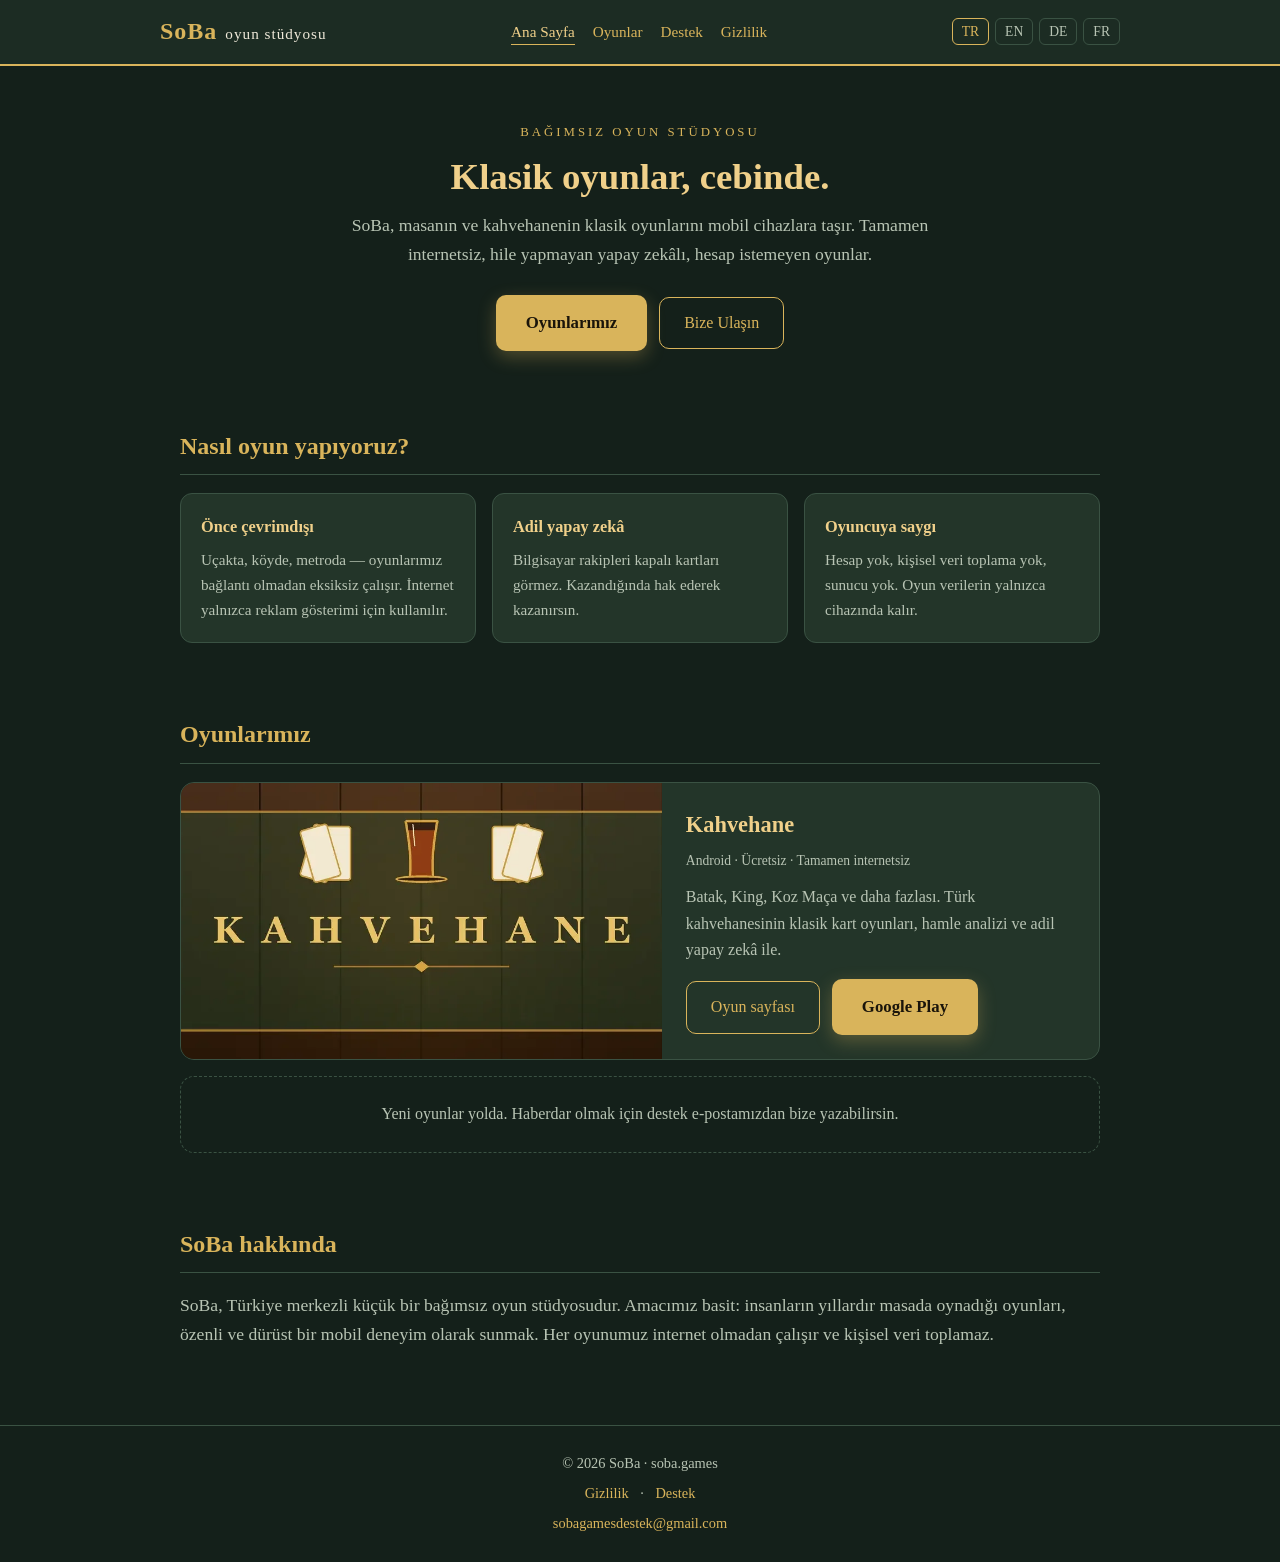
<file: index.html>
<!DOCTYPE html>
<html lang="tr">
<head>
<meta charset="utf-8">
<meta name="viewport" content="width=device-width, initial-scale=1">
<title>SoBa — Oyun Stüdyosu</title>
<meta name="description" content="SoBa, klasik masa ve kart oyunlarını mobil cihazlara taşıyan bağımsız bir oyun stüdyosudur. İnternetsiz oynanan, adil yapay zekâlı oyunlar.">
<meta name="robots" content="index, follow">
<meta name="theme-color" content="#1c2c23">
<link rel="canonical" href="https://soba.games/">
<link rel="alternate" hreflang="tr" href="https://soba.games/">
<link rel="alternate" hreflang="en" href="https://soba.games/?lang=en">
<link rel="alternate" hreflang="de" href="https://soba.games/?lang=de">
<link rel="alternate" hreflang="fr" href="https://soba.games/?lang=fr">
<link rel="alternate" hreflang="x-default" href="https://soba.games/">
<meta property="og:type" content="website">
<meta property="og:site_name" content="SoBa">
<meta property="og:url" content="https://soba.games/">
<meta property="og:title" content="SoBa — Oyun Stüdyosu">
<meta property="og:description" content="Klasik masa ve kart oyunlarını mobil cihazlara taşıyan bağımsız oyun stüdyosu.">
<meta property="og:image" content="https://soba.games/assets/img/soba-og.png">
<meta property="og:image:width" content="1200">
<meta property="og:image:height" content="630">
<meta property="og:locale" content="tr_TR">
<meta name="twitter:card" content="summary_large_image">
<meta name="twitter:title" content="SoBa — Oyun Stüdyosu">
<meta name="twitter:description" content="Klasik masa ve kart oyunlarını mobil cihazlara taşıyan bağımsız oyun stüdyosu.">
<meta name="twitter:image" content="https://soba.games/assets/img/soba-og.png">
<link rel="icon" href="/assets/img/favicon.svg" type="image/svg+xml">
<link rel="stylesheet" href="/assets/css/site.css">
<script type="application/ld+json">
{"@context":"https://schema.org","@type":"Organization","name":"SoBa","url":"https://soba.games/","logo":"https://soba.games/assets/img/soba-og.png","email":"sobagamesdestek@gmail.com"}
</script>
</head>
<body>
<header class="site"><div class="wrap nav">
  <a class="logo" href="/" data-keep-lang="/">SoBa<span data-i18n="tag"></span></a>
  <nav class="links">
    <a href="/" data-keep-lang="/" aria-current="page" data-i18n="nav_home"></a>
    <a href="/#games" data-keep-lang="/#games" data-i18n="nav_games"></a>
    <a href="/support.html" data-keep-lang="/support.html" data-i18n="nav_support"></a>
    <a href="/privacy.html" data-i18n="nav_privacy"></a>
  </nav>
  <nav class="langs" aria-label="Language">
    <a href="/" data-lang="tr" hreflang="tr">TR</a><a href="/?lang=en" data-lang="en" hreflang="en">EN</a>
    <a href="/?lang=de" data-lang="de" hreflang="de">DE</a><a href="/?lang=fr" data-lang="fr" hreflang="fr">FR</a>
  </nav>
</div></header>

<main class="wrap">
  <div class="hero">
    <p class="eyebrow" data-i18n="eyebrow"></p>
    <h1 data-i18n="h1"></h1>
    <p class="sub" data-i18n="sub"></p>
    <div class="actions">
      <a class="play-btn" href="#games" data-i18n="cta_games"></a>
      <a class="btn-ghost" href="/support.html" data-keep-lang="/support.html" data-i18n="cta_contact"></a>
    </div>
  </div>

  <section id="values">
    <h2 data-i18n="v_title"></h2>
    <div class="grid">
      <div class="card"><b data-i18n="v1t"></b><p data-i18n="v1d"></p></div>
      <div class="card"><b data-i18n="v2t"></b><p data-i18n="v2d"></p></div>
      <div class="card"><b data-i18n="v3t"></b><p data-i18n="v3d"></p></div>
    </div>
  </section>

  <section id="games">
    <h2 data-i18n="g_title"></h2>

    <!-- OYUN KARTI — yeni oyun için bu bloğu kopyala (bkz. README.md) -->
    <article class="game-card">
      <a href="/kahvehane/" data-keep-lang="/kahvehane/"><img src="/assets/img/kahvehane/hero.webp" width="1024" height="500" alt="Kahvehane" data-i18n-attr="alt:kh_alt"></a>
      <div class="body">
        <h3>Kahvehane</h3>
        <div class="platform" data-i18n="kh_platform"></div>
        <p data-i18n="kh_desc"></p>
        <div class="actions">
          <a class="btn-ghost" href="/kahvehane/" data-keep-lang="/kahvehane/" data-i18n="kh_more"></a>
          <a class="play-btn" href="https://play.google.com/store/apps/details?id=com.kahvehane.oyunlari" rel="noopener" data-i18n="kh_play"></a>
        </div>
      </div>
    </article>
    <!-- /OYUN KARTI -->

    <div class="coming" data-i18n="coming"></div>
  </section>

  <section id="about">
    <h2 data-i18n="a_title"></h2>
    <p class="sub" style="margin:0;max-width:none;text-align:left" data-i18n="a_body"></p>
  </section>
</main>

<footer><div class="wrap">
  <div data-i18n="foot_rights"></div>
  <div style="margin-top:6px"><a href="/privacy.html" data-i18n="nav_privacy"></a> · <a href="/support.html" data-keep-lang="/support.html" data-i18n="nav_support"></a></div>
  <a class="mail" href="mailto:sobagamesdestek@gmail.com">sobagamesdestek@gmail.com</a>
</div></footer>

<script>
window.PAGE_I18N={
tr:{meta_title:"SoBa — Oyun Stüdyosu",
    meta_desc:"SoBa, klasik masa ve kart oyunlarını mobil cihazlara taşıyan bağımsız bir oyun stüdyosudur. İnternetsiz oynanan, adil yapay zekâlı oyunlar.",
    eyebrow:"Bağımsız oyun stüdyosu",
    h1:"Klasik oyunlar, cebinde.",
    sub:"SoBa, masanın ve kahvehanenin klasik oyunlarını mobil cihazlara taşır. Tamamen internetsiz, hile yapmayan yapay zekâlı, hesap istemeyen oyunlar.",
    cta_games:"Oyunlarımız",cta_contact:"Bize Ulaşın",
    v_title:"Nasıl oyun yapıyoruz?",
    v1t:"Önce çevrimdışı",v1d:"Uçakta, köyde, metroda — oyunlarımız bağlantı olmadan eksiksiz çalışır. İnternet yalnızca reklam gösterimi için kullanılır.",
    v2t:"Adil yapay zekâ",v2d:"Bilgisayar rakipleri kapalı kartları görmez. Kazandığında hak ederek kazanırsın.",
    v3t:"Oyuncuya saygı",v3d:"Hesap yok, kişisel veri toplama yok, sunucu yok. Oyun verilerin yalnızca cihazında kalır.",
    g_title:"Oyunlarımız",
    kh_alt:"Kahvehane — Türk kahvehane kart oyunları",
    kh_platform:"Android · Ücretsiz · Tamamen internetsiz",
    kh_desc:"Batak, King, Koz Maça ve daha fazlası. Türk kahvehanesinin klasik kart oyunları, hamle analizi ve adil yapay zekâ ile.",
    kh_more:"Oyun sayfası",kh_play:"Google Play",
    coming:"Yeni oyunlar yolda. Haberdar olmak için destek e-postamızdan bize yazabilirsin.",
    a_title:"SoBa hakkında",
    a_body:"SoBa, Türkiye merkezli küçük bir bağımsız oyun stüdyosudur. Amacımız basit: insanların yıllardır masada oynadığı oyunları, özenli ve dürüst bir mobil deneyim olarak sunmak. Her oyunumuz internet olmadan çalışır ve kişisel veri toplamaz."},
en:{meta_title:"SoBa — Game Studio",
    meta_desc:"SoBa is an independent game studio bringing classic table and card games to mobile. Fully offline play with fair AI opponents.",
    eyebrow:"Independent game studio",
    h1:"Classic games, in your pocket.",
    sub:"SoBa brings the classic games of the table and the coffeehouse to mobile. Fully offline, with AI that never cheats and no account required.",
    cta_games:"Our Games",cta_contact:"Contact Us",
    v_title:"How we make games",
    v1t:"Offline first",v1d:"On a plane, in the countryside, underground — our games work completely without a connection. Internet is used only to show ads.",
    v2t:"Fair AI",v2d:"Computer opponents never see hidden cards. When you win, you earned it.",
    v3t:"Respect for the player",v3d:"No accounts, no personal data collection, no servers. Your game data stays on your device.",
    g_title:"Our Games",
    kh_alt:"Kahvehane — Turkish coffeehouse card games",
    kh_platform:"Android · Free · Fully offline",
    kh_desc:"Batak (Spades), King and more. The classic card games of the Turkish coffeehouse, with move analysis and fair AI.",
    kh_more:"Game page",kh_play:"Google Play",
    coming:"More games are on the way. Write to our support email if you'd like to hear about them.",
    a_title:"About SoBa",
    a_body:"SoBa is a small independent game studio based in Turkey. Our goal is simple: to turn the games people have played at the table for years into a careful, honest mobile experience. Every game we make works without internet and collects no personal data."},
de:{meta_title:"SoBa — Spielestudio",
    meta_desc:"SoBa ist ein unabhängiges Spielestudio, das klassische Tisch- und Kartenspiele auf Mobilgeräte bringt. Komplett offline, mit fairer KI.",
    eyebrow:"Unabhängiges Spielestudio",
    h1:"Klassische Spiele, in deiner Tasche.",
    sub:"SoBa bringt die klassischen Spiele von Tisch und Kaffeehaus aufs Handy. Komplett offline, mit einer KI, die nie schummelt, und ohne Konto.",
    cta_games:"Unsere Spiele",cta_contact:"Kontakt",
    v_title:"Wie wir Spiele machen",
    v1t:"Offline zuerst",v1d:"Im Flugzeug, auf dem Land, in der U-Bahn — unsere Spiele laufen vollständig ohne Verbindung. Internet wird nur für Werbung genutzt.",
    v2t:"Faire KI",v2d:"Computergegner sehen verdeckte Karten nie. Wenn du gewinnst, hast du es verdient.",
    v3t:"Respekt vor dem Spieler",v3d:"Keine Konten, keine Erhebung persönlicher Daten, keine Server. Deine Spieldaten bleiben auf deinem Gerät.",
    g_title:"Unsere Spiele",
    kh_alt:"Kahvehane — türkische Kaffeehaus-Kartenspiele",
    kh_platform:"Android · Kostenlos · Komplett offline",
    kh_desc:"Batak, King und mehr. Die klassischen Kartenspiele des türkischen Kaffeehauses, mit Zuganalyse und fairer KI.",
    kh_more:"Zur Spielseite",kh_play:"Google Play",
    coming:"Weitere Spiele sind unterwegs. Schreib an unsere Support-Adresse, wenn du informiert werden möchtest.",
    a_title:"Über SoBa",
    a_body:"SoBa ist ein kleines unabhängiges Spielestudio aus der Türkei. Unser Ziel ist einfach: die Spiele, die Menschen seit Jahren am Tisch spielen, als sorgfältiges und ehrliches mobiles Erlebnis anzubieten. Jedes unserer Spiele funktioniert ohne Internet und sammelt keine persönlichen Daten."},
fr:{meta_title:"SoBa — Studio de jeux",
    meta_desc:"SoBa est un studio de jeux indépendant qui porte les jeux de table et de cartes classiques sur mobile. Entièrement hors ligne, avec une IA équitable.",
    eyebrow:"Studio de jeux indépendant",
    h1:"Les jeux classiques, dans votre poche.",
    sub:"SoBa porte les jeux classiques de la table et du café sur mobile. Entièrement hors ligne, avec une IA qui ne triche jamais et sans compte.",
    cta_games:"Nos jeux",cta_contact:"Nous contacter",
    v_title:"Comment nous créons nos jeux",
    v1t:"Hors ligne d'abord",v1d:"En avion, à la campagne, dans le métro — nos jeux fonctionnent entièrement sans connexion. Internet ne sert qu'à afficher la publicité.",
    v2t:"IA équitable",v2d:"Les adversaires contrôlés par l'ordinateur ne voient jamais les cartes cachées. Quand vous gagnez, vous l'avez mérité.",
    v3t:"Respect du joueur",v3d:"Pas de compte, aucune collecte de données personnelles, pas de serveur. Vos données de jeu restent sur votre appareil.",
    g_title:"Nos jeux",
    kh_alt:"Kahvehane — jeux de cartes du café turc",
    kh_platform:"Android · Gratuit · Entièrement hors ligne",
    kh_desc:"Batak, King et plus encore. Les jeux de cartes classiques du café turc, avec analyse des coups et IA équitable.",
    kh_more:"Page du jeu",kh_play:"Google Play",
    coming:"D'autres jeux arrivent. Écrivez à notre adresse d'assistance si vous souhaitez être tenu au courant.",
    a_title:"À propos de SoBa",
    a_body:"SoBa est un petit studio de jeux indépendant basé en Turquie. Notre objectif est simple : transformer les jeux que l'on joue à table depuis des années en une expérience mobile soignée et honnête. Chacun de nos jeux fonctionne sans internet et ne collecte aucune donnée personnelle."}
};
</script>
<script src="/assets/js/i18n.js"></script>
</body>
</html>
</file>
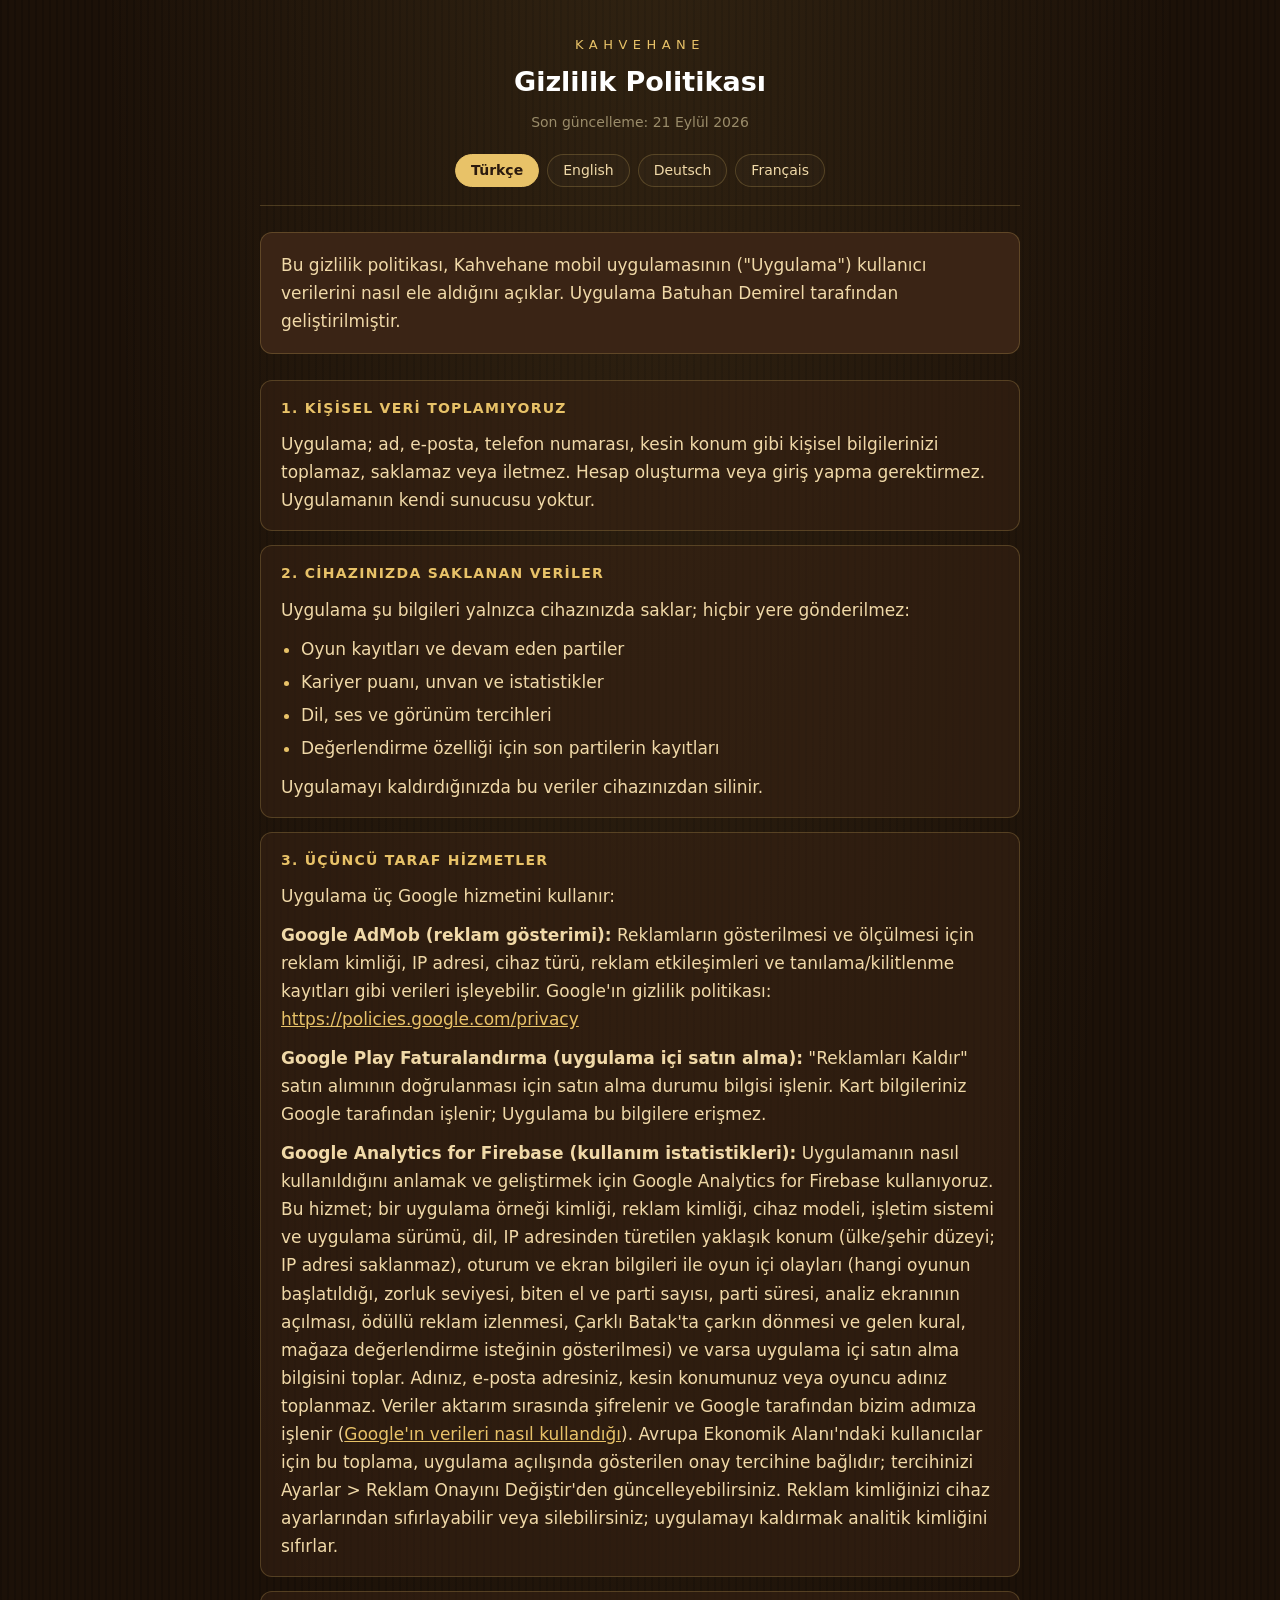
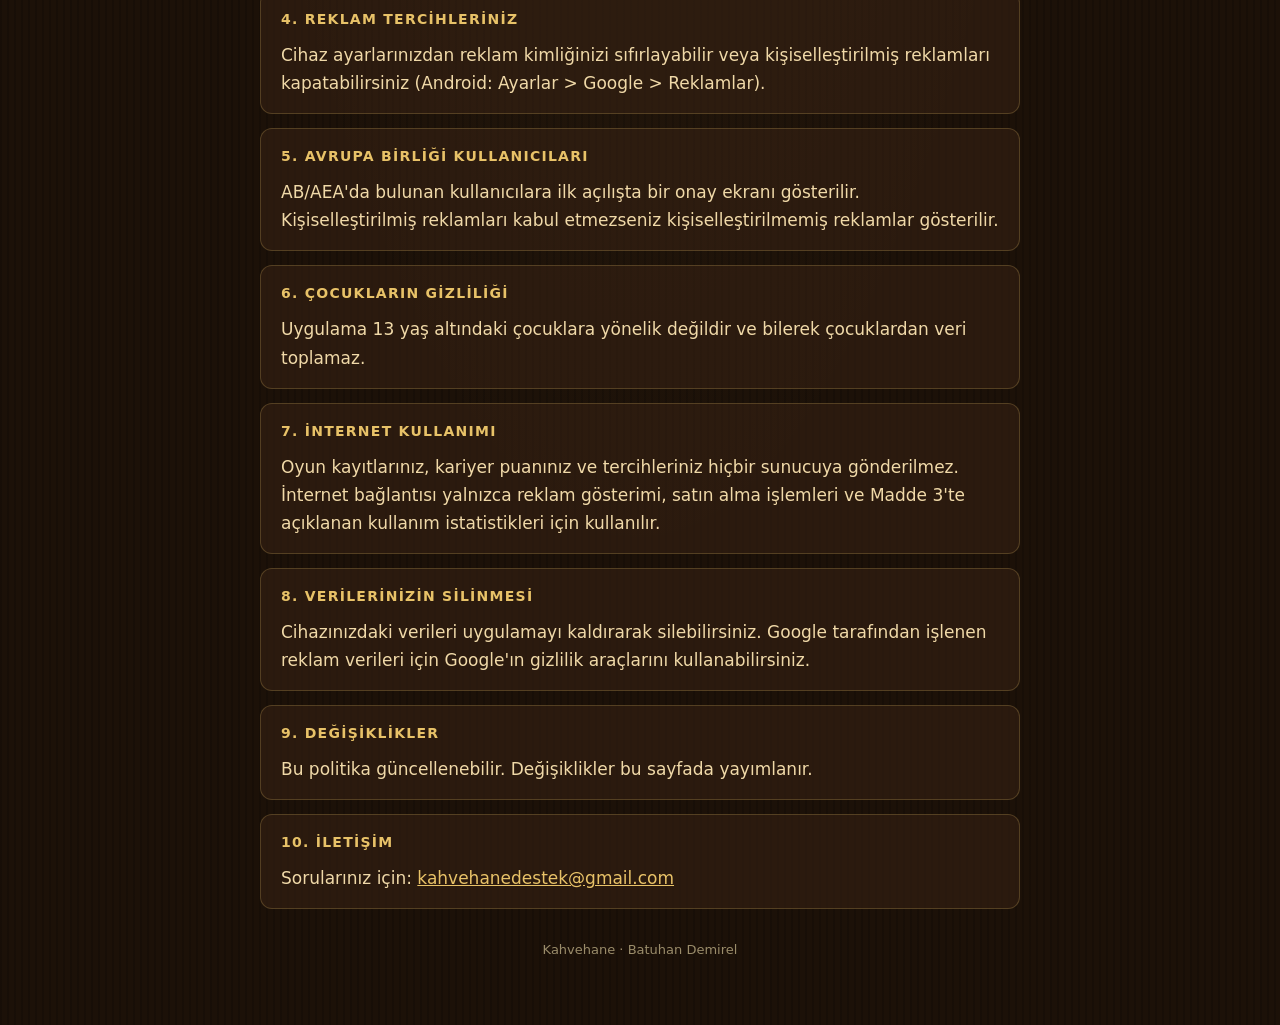
<file: gizlilik/index.html>
<!DOCTYPE html>
<html lang="tr">
<head>
<meta charset="utf-8">
<meta name="viewport" content="width=device-width, initial-scale=1">
<meta name="robots" content="index, follow">
<title>Kahvehane — Gizlilik Politikası</title>
<meta name="description" content="Gizlilik Politikası — Kahvehane">
<link rel="stylesheet" href="style.css">
</head>
<body>
<div class="wrap">
<header>
<p class="brand">Kahvehane</p>
<h1>Gizlilik Politikası</h1>
<p class="updated">Son güncelleme: 21 Eylül 2026</p>
<nav>
<a href="./" hreflang="tr" aria-current="page">Türkçe</a>
<a href="en/" hreflang="en">English</a>
<a href="de/" hreflang="de">Deutsch</a>
<a href="fr/" hreflang="fr">Français</a>
</nav>
</header>
<main>
<div class="intro"><p>Bu gizlilik politikası, Kahvehane mobil uygulamasının ("Uygulama") kullanıcı verilerini nasıl ele aldığını açıklar. Uygulama Batuhan Demirel tarafından geliştirilmiştir.</p></div>
<section>
<h2>1. KİŞİSEL VERİ TOPLAMIYORUZ</h2>
<p>Uygulama; ad, e-posta, telefon numarası, kesin konum gibi kişisel bilgilerinizi toplamaz, saklamaz veya iletmez. Hesap oluşturma veya giriş yapma gerektirmez. Uygulamanın kendi sunucusu yoktur.</p>
</section>
<section>
<h2>2. CİHAZINIZDA SAKLANAN VERİLER</h2>
<p>Uygulama şu bilgileri yalnızca cihazınızda saklar; hiçbir yere gönderilmez:</p>
<ul>
<li>Oyun kayıtları ve devam eden partiler</li>
<li>Kariyer puanı, unvan ve istatistikler</li>
<li>Dil, ses ve görünüm tercihleri</li>
<li>Değerlendirme özelliği için son partilerin kayıtları</li>
</ul>
<p>Uygulamayı kaldırdığınızda bu veriler cihazınızdan silinir.</p>
</section>
<section>
<h2>3. ÜÇÜNCÜ TARAF HİZMETLER</h2>
<p>Uygulama üç Google hizmetini kullanır:</p>
<p><strong>Google AdMob (reklam gösterimi):</strong> Reklamların gösterilmesi ve ölçülmesi için reklam kimliği, IP adresi, cihaz türü, reklam etkileşimleri ve tanılama/kilitlenme kayıtları gibi verileri işleyebilir. Google'ın gizlilik politikası: <a href="https://policies.google.com/privacy">https://policies.google.com/privacy</a></p>
<p><strong>Google Play Faturalandırma (uygulama içi satın alma):</strong> "Reklamları Kaldır" satın alımının doğrulanması için satın alma durumu bilgisi işlenir. Kart bilgileriniz Google tarafından işlenir; Uygulama bu bilgilere erişmez.</p>
<p><strong>Google Analytics for Firebase (kullanım istatistikleri):</strong> Uygulamanın nasıl kullanıldığını anlamak ve geliştirmek için Google Analytics for Firebase kullanıyoruz. Bu hizmet; bir uygulama örneği kimliği, reklam kimliği, cihaz modeli, işletim sistemi ve uygulama sürümü, dil, IP adresinden türetilen yaklaşık konum (ülke/şehir düzeyi; IP adresi saklanmaz), oturum ve ekran bilgileri ile oyun içi olayları (hangi oyunun başlatıldığı, zorluk seviyesi, biten el ve parti sayısı, parti süresi, analiz ekranının açılması, ödüllü reklam izlenmesi, Çarklı Batak'ta çarkın dönmesi ve gelen kural, mağaza değerlendirme isteğinin gösterilmesi) ve varsa uygulama içi satın alma bilgisini toplar. Adınız, e-posta adresiniz, kesin konumunuz veya oyuncu adınız toplanmaz. Veriler aktarım sırasında şifrelenir ve Google tarafından bizim adımıza işlenir (<a href="https://policies.google.com/technologies/partner-sites">Google'ın verileri nasıl kullandığı</a>). Avrupa Ekonomik Alanı'ndaki kullanıcılar için bu toplama, uygulama açılışında gösterilen onay tercihine bağlıdır; tercihinizi Ayarlar &gt; Reklam Onayını Değiştir'den güncelleyebilirsiniz. Reklam kimliğinizi cihaz ayarlarından sıfırlayabilir veya silebilirsiniz; uygulamayı kaldırmak analitik kimliğini sıfırlar.</p>
</section>
<section>
<h2>4. REKLAM TERCİHLERİNİZ</h2>
<p>Cihaz ayarlarınızdan reklam kimliğinizi sıfırlayabilir veya kişiselleştirilmiş reklamları kapatabilirsiniz (Android: Ayarlar &gt; Google &gt; Reklamlar).</p>
</section>
<section>
<h2>5. AVRUPA BİRLİĞİ KULLANICILARI</h2>
<p>AB/AEA'da bulunan kullanıcılara ilk açılışta bir onay ekranı gösterilir. Kişiselleştirilmiş reklamları kabul etmezseniz kişiselleştirilmemiş reklamlar gösterilir.</p>
</section>
<section>
<h2>6. ÇOCUKLARIN GİZLİLİĞİ</h2>
<p>Uygulama 13 yaş altındaki çocuklara yönelik değildir ve bilerek çocuklardan veri toplamaz.</p>
</section>
<section>
<h2>7. İNTERNET KULLANIMI</h2>
<p>Oyun kayıtlarınız, kariyer puanınız ve tercihleriniz hiçbir sunucuya gönderilmez. İnternet bağlantısı yalnızca reklam gösterimi, satın alma işlemleri ve Madde 3'te açıklanan kullanım istatistikleri için kullanılır.</p>
</section>
<section>
<h2>8. VERİLERİNİZİN SİLİNMESİ</h2>
<p>Cihazınızdaki verileri uygulamayı kaldırarak silebilirsiniz. Google tarafından işlenen reklam verileri için Google'ın gizlilik araçlarını kullanabilirsiniz.</p>
</section>
<section>
<h2>9. DEĞİŞİKLİKLER</h2>
<p>Bu politika güncellenebilir. Değişiklikler bu sayfada yayımlanır.</p>
</section>
<section>
<h2>10. İLETİŞİM</h2>
<p>Sorularınız için: <a href="mailto:kahvehanedestek@gmail.com">kahvehanedestek@gmail.com</a></p>
</section>
</main>
<footer>Kahvehane &middot; Batuhan Demirel</footer>
</div>
</body>
</html>
</file>
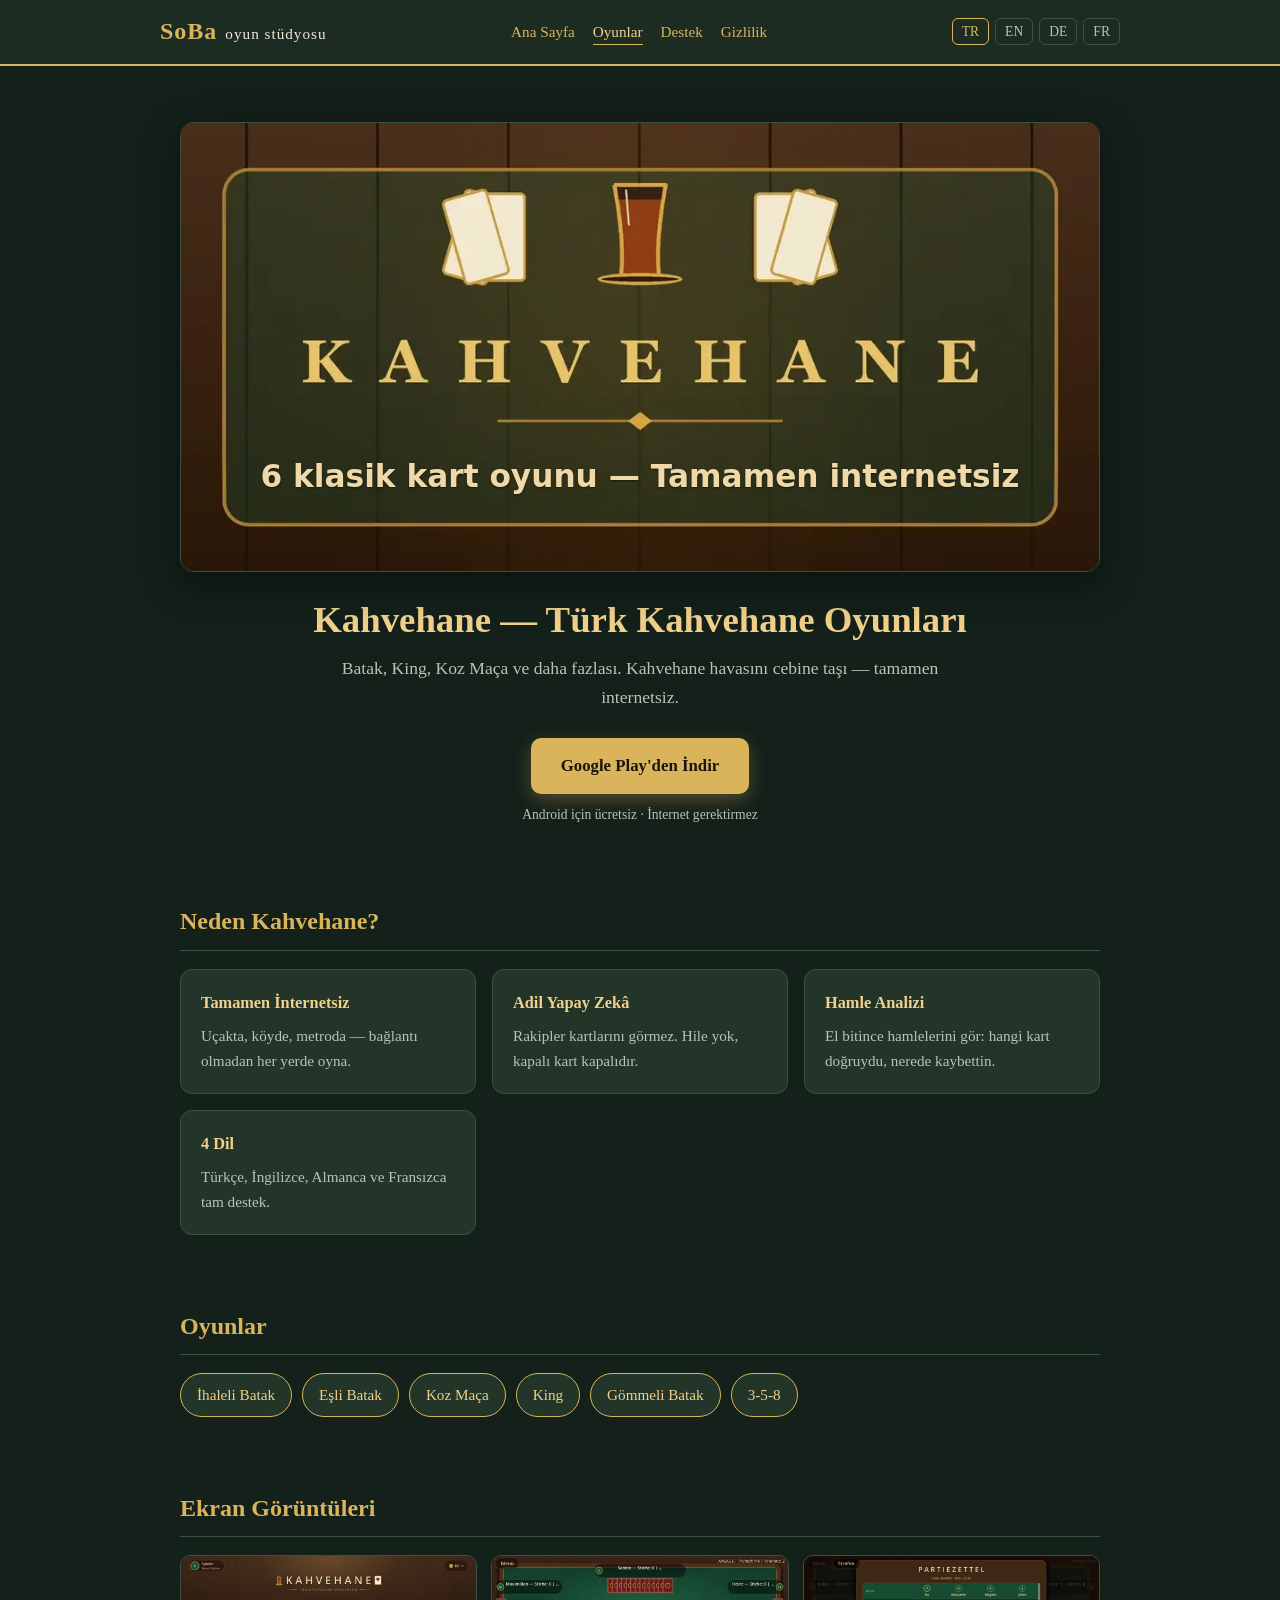
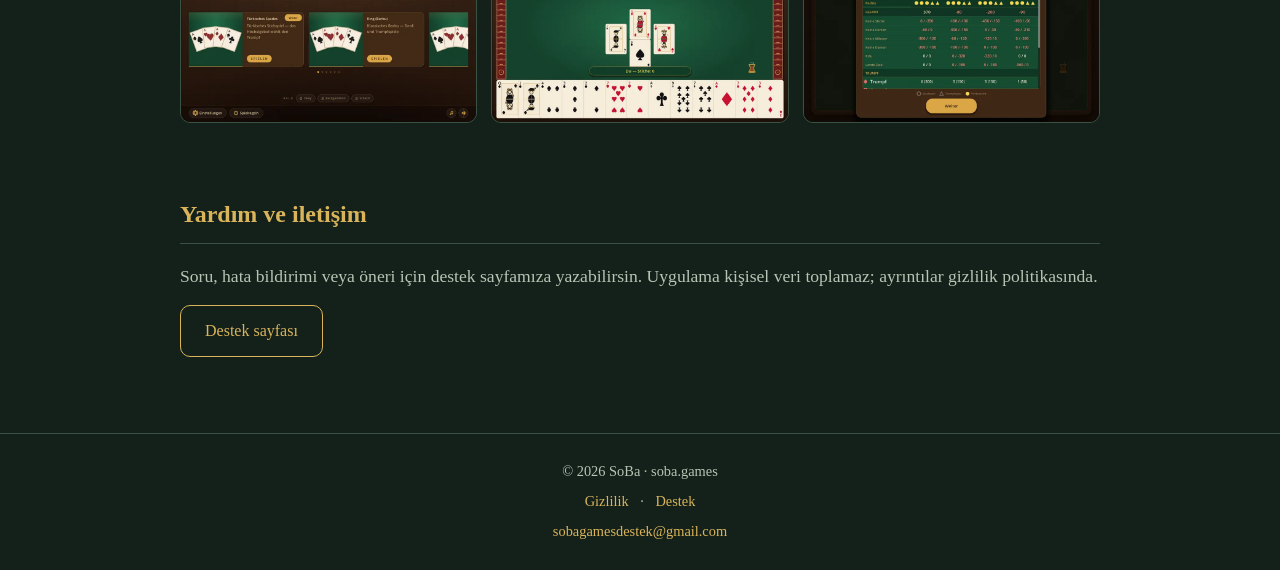
<file: kahvehane/index.html>
<!DOCTYPE html>
<html lang="tr">
<head>
<meta charset="utf-8">
<meta name="viewport" content="width=device-width, initial-scale=1">
<title>Kahvehane: Batak, King, Spades — İnternetsiz Kart Oyunları | SoBa</title>
<meta name="description" content="Kahvehane — Batak, King, Koz Maça ve daha fazlası. Tamamen internetsiz, adil yapay zekâ, hamle analizi. Android için ücretsiz. SoBa oyun stüdyosu.">
<meta name="robots" content="index, follow">
<meta name="theme-color" content="#1c2c23">
<link rel="canonical" href="https://soba.games/kahvehane/">
<link rel="alternate" hreflang="tr" href="https://soba.games/kahvehane/">
<link rel="alternate" hreflang="en" href="https://soba.games/kahvehane/?lang=en">
<link rel="alternate" hreflang="de" href="https://soba.games/kahvehane/?lang=de">
<link rel="alternate" hreflang="fr" href="https://soba.games/kahvehane/?lang=fr">
<link rel="alternate" hreflang="x-default" href="https://soba.games/kahvehane/">
<meta property="og:type" content="website">
<meta property="og:site_name" content="SoBa">
<meta property="og:url" content="https://soba.games/kahvehane/">
<meta property="og:title" content="Kahvehane: Batak, King, Spades — İnternetsiz Kart Oyunları">
<meta property="og:description" content="Batak, King, Koz Maça ve daha fazlası. Tamamen internetsiz, adil yapay zekâ, hamle analizi. Android için ücretsiz.">
<meta property="og:image" content="https://soba.games/assets/img/kahvehane/og.png">
<meta property="og:image:width" content="1200">
<meta property="og:image:height" content="630">
<meta property="og:locale" content="tr_TR">
<meta name="twitter:card" content="summary_large_image">
<meta name="twitter:title" content="Kahvehane: Batak, King, Spades — İnternetsiz Kart Oyunları">
<meta name="twitter:description" content="Batak, King, Koz Maça ve daha fazlası. Tamamen internetsiz, adil yapay zekâ, hamle analizi. Android için ücretsiz.">
<meta name="twitter:image" content="https://soba.games/assets/img/kahvehane/og.png">
<link rel="icon" href="/assets/img/favicon.svg" type="image/svg+xml">
<link rel="stylesheet" href="/assets/css/site.css">
<script type="application/ld+json">
{"@context":"https://schema.org","@type":"SoftwareApplication","name":"Kahvehane: Batak, King, Spades","operatingSystem":"Android","applicationCategory":"GameApplication",
 "url":"https://soba.games/kahvehane/","installUrl":"https://play.google.com/store/apps/details?id=com.kahvehane.oyunlari",
 "image":"https://soba.games/assets/img/kahvehane/og.png","offers":{"@type":"Offer","price":"0","priceCurrency":"USD"},
 "author":{"@type":"Organization","name":"SoBa","url":"https://soba.games/"}}
</script>
</head>
<body>
<header class="site"><div class="wrap nav">
  <a class="logo" href="/" data-keep-lang="/">SoBa<span data-i18n="tag"></span></a>
  <nav class="links">
    <a href="/" data-keep-lang="/" data-i18n="nav_home"></a>
    <a href="/#games" data-keep-lang="/#games" aria-current="page" data-i18n="nav_games"></a>
    <a href="/support.html" data-keep-lang="/support.html" data-i18n="nav_support"></a>
    <a href="/privacy.html" data-i18n="nav_privacy"></a>
  </nav>
  <nav class="langs" aria-label="Language">
    <a href="/kahvehane/" data-lang="tr" hreflang="tr">TR</a><a href="/kahvehane/?lang=en" data-lang="en" hreflang="en">EN</a>
    <a href="/kahvehane/?lang=de" data-lang="de" hreflang="de">DE</a><a href="/kahvehane/?lang=fr" data-lang="fr" hreflang="fr">FR</a>
  </nav>
</div></header>

<main class="wrap">
  <div class="hero">
    <div class="hero-art">
      <img src="/assets/img/kahvehane/hero.webp" width="1024" height="500" alt="Kahvehane" data-i18n-attr="alt:hero_alt" fetchpriority="high">
      <div class="tagline" data-i18n="tagline" aria-hidden="true"></div>
    </div>
    <h1 class="game" data-i18n="h1"></h1>
    <p class="sub" data-i18n="sub"></p>
    <a class="play-btn" href="https://play.google.com/store/apps/details?id=com.kahvehane.oyunlari" rel="noopener" data-i18n="cta"></a>
    <p class="note" data-i18n="note"></p>
  </div>

  <section id="features">
    <h2 data-i18n="f_title"></h2>
    <div class="grid">
      <div class="card"><b data-i18n="f1t"></b><p data-i18n="f1d"></p></div>
      <div class="card"><b data-i18n="f2t"></b><p data-i18n="f2d"></p></div>
      <div class="card"><b data-i18n="f3t"></b><p data-i18n="f3d"></p></div>
      <div class="card"><b data-i18n="f4t"></b><p data-i18n="f4d"></p></div>
    </div>
  </section>

  <section id="games">
    <h2 data-i18n="g_title"></h2>
    <div class="games">
      <span class="chip" data-i18n="g1"></span><span class="chip" data-i18n="g2"></span>
      <span class="chip" data-i18n="g3"></span><span class="chip" data-i18n="g4"></span>
      <span class="chip" data-i18n="g5"></span><span class="chip" data-i18n="g6"></span>
    </div>
  </section>

  <section id="screenshots">
    <h2 data-i18n="s_title"></h2>
    <div class="shots">
      <img src="/assets/img/kahvehane/menu.webp" width="960" height="540" alt="" data-i18n-attr="alt:s1" loading="lazy">
      <img src="/assets/img/kahvehane/el.webp" width="960" height="540" alt="" data-i18n-attr="alt:s2" loading="lazy">
      <img src="/assets/img/kahvehane/puan.webp" width="960" height="540" alt="" data-i18n-attr="alt:s3" loading="lazy">
    </div>
  </section>

  <section id="help">
    <h2 data-i18n="h_title"></h2>
    <p class="sub" style="margin:0;max-width:none;text-align:left" data-i18n="h_body"></p>
    <p style="margin-top:14px"><a class="btn-ghost" href="/support.html" data-keep-lang="/support.html" data-i18n="h_cta"></a></p>
  </section>
</main>

<footer><div class="wrap">
  <div data-i18n="foot_rights"></div>
  <div style="margin-top:6px"><a href="/privacy.html" data-i18n="nav_privacy"></a> · <a href="/support.html" data-keep-lang="/support.html" data-i18n="nav_support"></a></div>
  <a class="mail" href="mailto:sobagamesdestek@gmail.com">sobagamesdestek@gmail.com</a>
</div></footer>

<script>
window.PAGE_I18N={
tr:{meta_title:"Kahvehane: Batak, King, Spades — İnternetsiz Kart Oyunları | SoBa",
    meta_desc:"Kahvehane — Batak, King, Koz Maça ve daha fazlası. Tamamen internetsiz, adil yapay zekâ, hamle analizi. Android için ücretsiz. SoBa oyun stüdyosu.",
    hero_alt:"Kahvehane — 6 klasik kart oyunu, tamamen internetsiz",
    tagline:"6 klasik kart oyunu — Tamamen internetsiz",
    h1:"Kahvehane — Türk Kahvehane Oyunları",
    sub:"Batak, King, Koz Maça ve daha fazlası. Kahvehane havasını cebine taşı — tamamen internetsiz.",
    cta:"Google Play'den İndir",note:"Android için ücretsiz · İnternet gerektirmez",
    f_title:"Neden Kahvehane?",
    f1t:"Tamamen İnternetsiz",f1d:"Uçakta, köyde, metroda — bağlantı olmadan her yerde oyna.",
    f2t:"Adil Yapay Zekâ",f2d:"Rakipler kartlarını görmez. Hile yok, kapalı kart kapalıdır.",
    f3t:"Hamle Analizi",f3d:"El bitince hamlelerini gör: hangi kart doğruydu, nerede kaybettin.",
    f4t:"4 Dil",f4d:"Türkçe, İngilizce, Almanca ve Fransızca tam destek.",
    g_title:"Oyunlar",g1:"İhaleli Batak",g2:"Eşli Batak",g3:"Koz Maça",g4:"King",g5:"Gömmeli Batak",g6:"3-5-8",
    s_title:"Ekran Görüntüleri",s1:"Ana menü",s2:"Oyun sırasında bir el",s3:"Puan tablosu",
    h_title:"Yardım ve iletişim",
    h_body:"Soru, hata bildirimi veya öneri için destek sayfamıza yazabilirsin. Uygulama kişisel veri toplamaz; ayrıntılar gizlilik politikasında.",
    h_cta:"Destek sayfası"},
en:{meta_title:"Kahvehane: Batak, King, Spades — Offline Card Games | SoBa",
    meta_desc:"Kahvehane — Batak (Spades), King and more. Fully offline, fair AI, move analysis. Free for Android. By SoBa game studio.",
    hero_alt:"Kahvehane — 6 classic card games, fully offline",
    tagline:"6 classic card games — Fully offline",
    h1:"Kahvehane — Turkish Coffeehouse Card Games",
    sub:"Batak (Spades), King, and more. The Turkish coffeehouse in your pocket — fully offline.",
    cta:"Get it on Google Play",note:"Free for Android · No internet required",
    f_title:"Why Kahvehane?",
    f1t:"Fully Offline",f1d:"On a plane, underground, anywhere — no connection needed.",
    f2t:"Fair AI",f2d:"Opponents never see your cards. No cheating — hidden means hidden.",
    f3t:"Move Analysis",f3d:"After each round, review your plays: which card was right, where you lost.",
    f4t:"4 Languages",f4d:"Full support for Turkish, English, German and French.",
    g_title:"Games",g1:"Bidding Batak",g2:"Partner Batak",g3:"Koz Maça (Trump Spades)",g4:"King",g5:"Gömmeli Batak",g6:"3-5-8",
    s_title:"Screenshots",s1:"Main menu",s2:"A hand in play",s3:"Score table",
    h_title:"Help & contact",
    h_body:"For questions, bug reports or suggestions, visit our support page. The app collects no personal data; details are in the privacy policy.",
    h_cta:"Support page"},
de:{meta_title:"Kahvehane: Batak, King, Spades — Offline-Kartenspiele | SoBa",
    meta_desc:"Kahvehane — Batak, King und mehr. Komplett offline, faire KI, Zuganalyse. Kostenlos für Android. Vom Spielestudio SoBa.",
    hero_alt:"Kahvehane — 6 klassische Kartenspiele, komplett offline",
    tagline:"6 klassische Kartenspiele — Komplett offline",
    h1:"Kahvehane — Türkische Kaffeehaus-Kartenspiele",
    sub:"Batak, King und mehr. Das türkische Kaffeehaus in deiner Tasche — komplett offline.",
    cta:"Bei Google Play laden",note:"Kostenlos für Android · Kein Internet nötig",
    f_title:"Warum Kahvehane?",
    f1t:"Komplett offline",f1d:"Im Flugzeug, in der U-Bahn, überall — ganz ohne Verbindung.",
    f2t:"Faire KI",f2d:"Gegner sehen deine Karten nie. Kein Schummeln — verdeckt bleibt verdeckt.",
    f3t:"Zuganalyse",f3d:"Nach jeder Runde: Welche Karte war richtig, wo hast du verloren?",
    f4t:"4 Sprachen",f4d:"Volle Unterstützung für Türkisch, Englisch, Deutsch und Französisch.",
    g_title:"Spiele",g1:"Batak mit Reizen",g2:"Partner-Batak",g3:"Koz Maça (Trumpf-Pik)",g4:"King",g5:"Gömmeli Batak",g6:"3-5-8",
    s_title:"Screenshots",s1:"Hauptmenü",s2:"Eine laufende Runde",s3:"Punktetabelle",
    h_title:"Hilfe & Kontakt",
    h_body:"Bei Fragen, Fehlermeldungen oder Vorschlägen besuche unsere Support-Seite. Die App sammelt keine persönlichen Daten; Details in der Datenschutzerklärung.",
    h_cta:"Support-Seite"},
fr:{meta_title:"Kahvehane : Batak, King, Spades — Jeux de cartes hors ligne | SoBa",
    meta_desc:"Kahvehane — Batak, King et plus encore. Entièrement hors ligne, IA équitable, analyse des coups. Gratuit sur Android. Par le studio SoBa.",
    hero_alt:"Kahvehane — 6 jeux de cartes classiques, entièrement hors ligne",
    tagline:"6 jeux de cartes classiques — Entièrement hors ligne",
    h1:"Kahvehane — Jeux de cartes du café turc",
    sub:"Batak, King et plus encore. Le café turc dans votre poche — entièrement hors ligne.",
    cta:"Disponible sur Google Play",note:"Gratuit pour Android · Sans connexion internet",
    f_title:"Pourquoi Kahvehane ?",
    f1t:"Entièrement hors ligne",f1d:"En avion, dans le métro, partout — aucune connexion requise.",
    f2t:"IA équitable",f2d:"Les adversaires ne voient jamais vos cartes. Pas de triche.",
    f3t:"Analyse des coups",f3d:"Après chaque manche, revoyez vos coups : la bonne carte, l'erreur fatale.",
    f4t:"4 langues",f4d:"Turc, anglais, allemand et français entièrement pris en charge.",
    g_title:"Jeux",g1:"Batak avec enchères",g2:"Batak en équipe",g3:"Koz Maça (pique atout)",g4:"King",g5:"Gömmeli Batak",g6:"3-5-8",
    s_title:"Captures d'écran",s1:"Menu principal",s2:"Une manche en cours",s3:"Tableau des scores",
    h_title:"Aide et contact",
    h_body:"Pour toute question, signalement de bug ou suggestion, consultez notre page d'assistance. L'application ne collecte aucune donnée personnelle ; détails dans la politique de confidentialité.",
    h_cta:"Page d'assistance"}
};
</script>
<script src="/assets/js/i18n.js"></script>
</body>
</html>
</file>
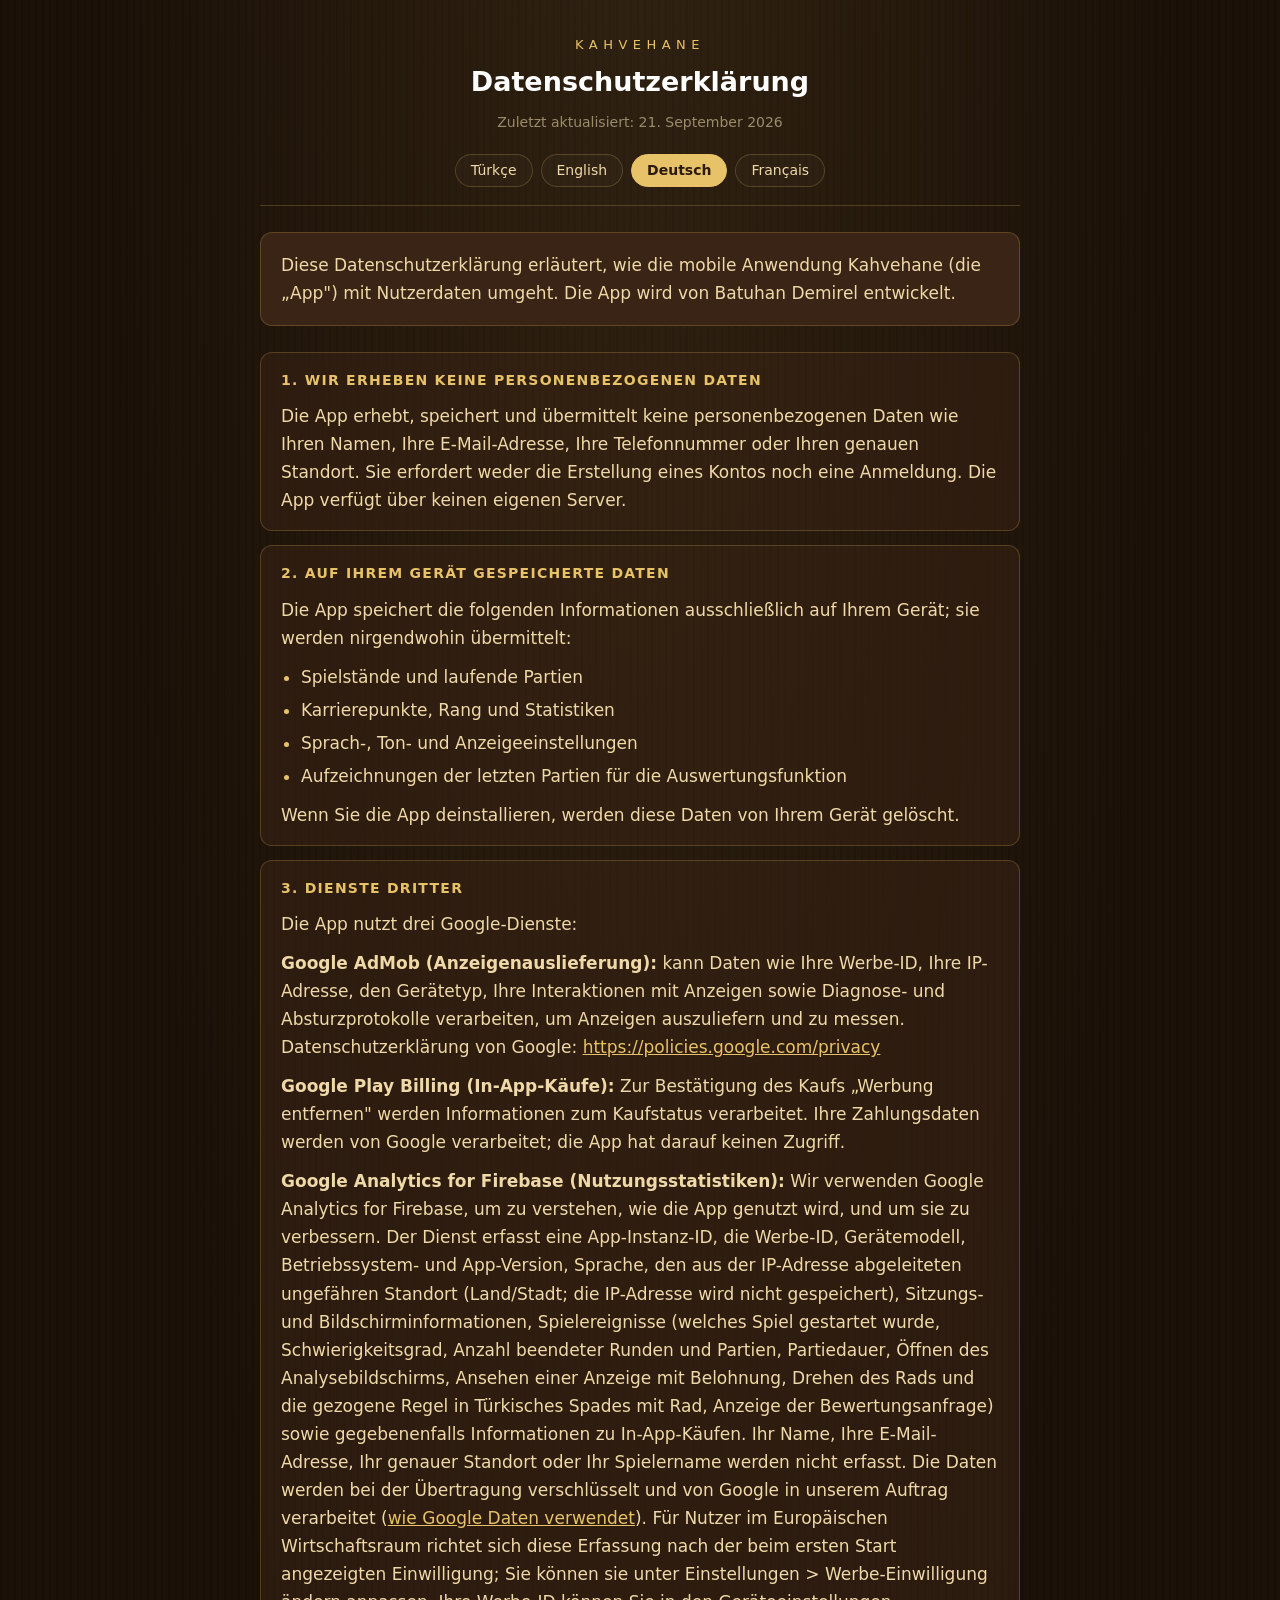
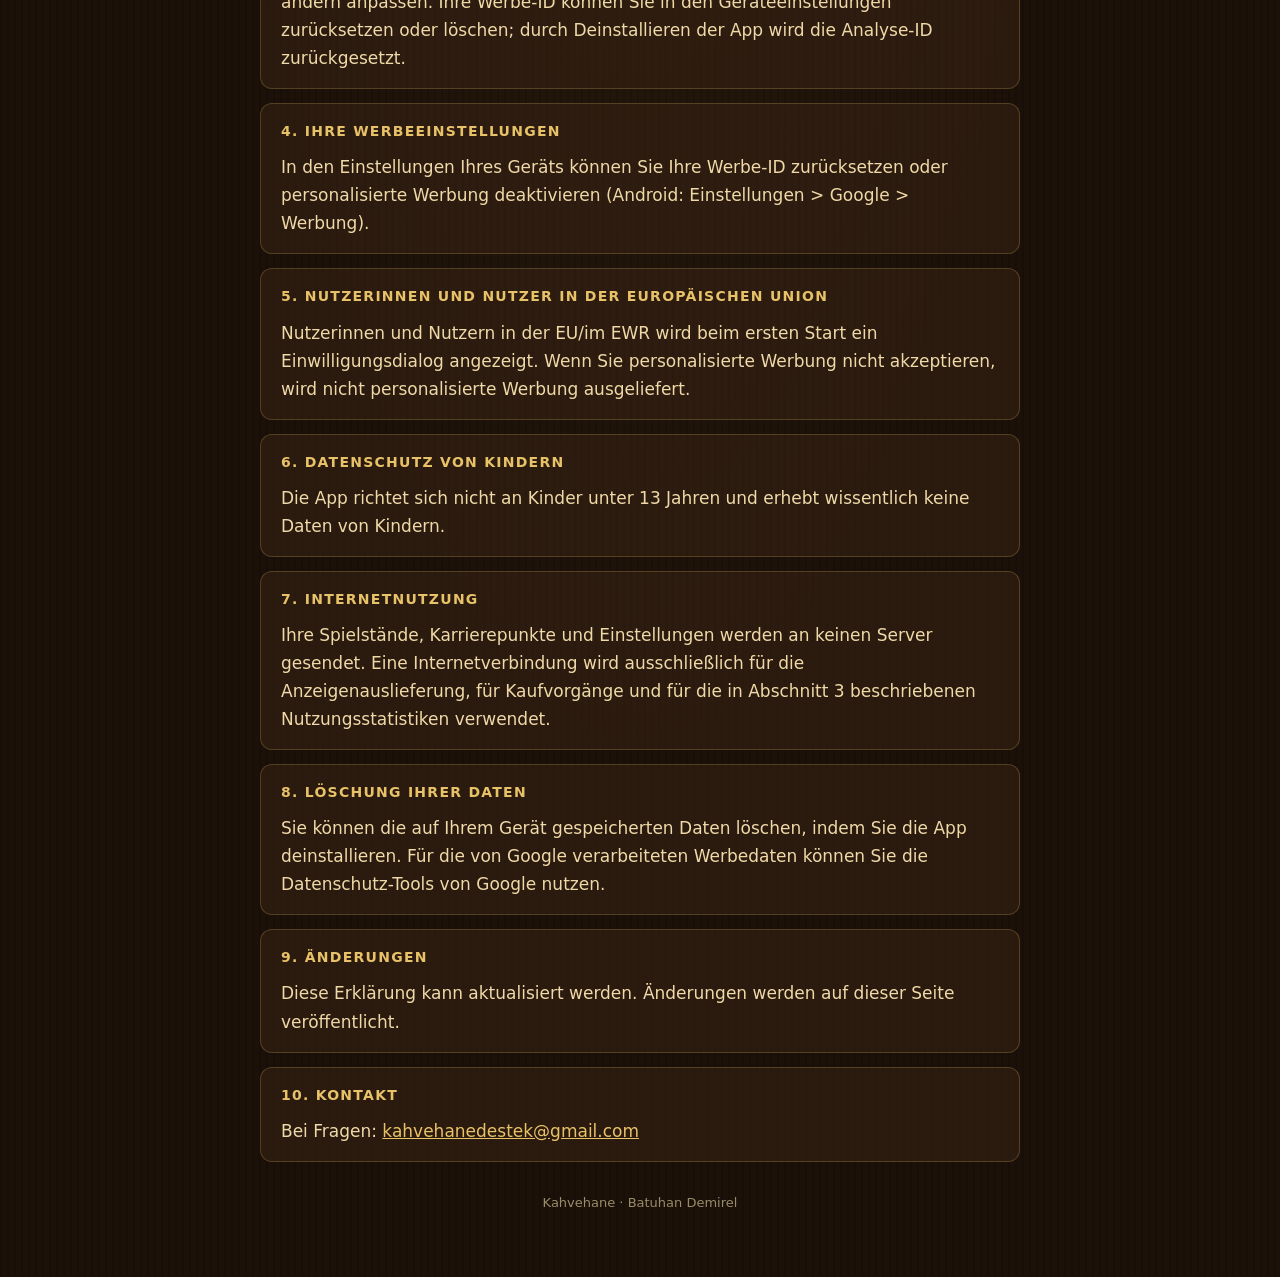
<file: gizlilik/de/index.html>
<!DOCTYPE html>
<html lang="de">
<head>
<meta charset="utf-8">
<meta name="viewport" content="width=device-width, initial-scale=1">
<meta name="robots" content="index, follow">
<title>Kahvehane — Datenschutzerklärung</title>
<meta name="description" content="Datenschutzerklärung — Kahvehane">
<link rel="stylesheet" href="../style.css">
</head>
<body>
<div class="wrap">
<header>
<p class="brand">Kahvehane</p>
<h1>Datenschutzerklärung</h1>
<p class="updated">Zuletzt aktualisiert: 21. September 2026</p>
<nav>
<a href="../" hreflang="tr">Türkçe</a>
<a href="../en/" hreflang="en">English</a>
<a href="../de/" hreflang="de" aria-current="page">Deutsch</a>
<a href="../fr/" hreflang="fr">Français</a>
</nav>
</header>
<main>
<div class="intro"><p>Diese Datenschutzerklärung erläutert, wie die mobile Anwendung Kahvehane (die „App") mit Nutzerdaten umgeht. Die App wird von Batuhan Demirel entwickelt.</p></div>
<section>
<h2>1. WIR ERHEBEN KEINE PERSONENBEZOGENEN DATEN</h2>
<p>Die App erhebt, speichert und übermittelt keine personenbezogenen Daten wie Ihren Namen, Ihre E-Mail-Adresse, Ihre Telefonnummer oder Ihren genauen Standort. Sie erfordert weder die Erstellung eines Kontos noch eine Anmeldung. Die App verfügt über keinen eigenen Server.</p>
</section>
<section>
<h2>2. AUF IHREM GERÄT GESPEICHERTE DATEN</h2>
<p>Die App speichert die folgenden Informationen ausschließlich auf Ihrem Gerät; sie werden nirgendwohin übermittelt:</p>
<ul>
<li>Spielstände und laufende Partien</li>
<li>Karrierepunkte, Rang und Statistiken</li>
<li>Sprach-, Ton- und Anzeigeeinstellungen</li>
<li>Aufzeichnungen der letzten Partien für die Auswertungsfunktion</li>
</ul>
<p>Wenn Sie die App deinstallieren, werden diese Daten von Ihrem Gerät gelöscht.</p>
</section>
<section>
<h2>3. DIENSTE DRITTER</h2>
<p>Die App nutzt drei Google-Dienste:</p>
<p><strong>Google AdMob (Anzeigenauslieferung):</strong> kann Daten wie Ihre Werbe-ID, Ihre IP-Adresse, den Gerätetyp, Ihre Interaktionen mit Anzeigen sowie Diagnose- und Absturzprotokolle verarbeiten, um Anzeigen auszuliefern und zu messen. Datenschutzerklärung von Google: <a href="https://policies.google.com/privacy">https://policies.google.com/privacy</a></p>
<p><strong>Google Play Billing (In-App-Käufe):</strong> Zur Bestätigung des Kaufs „Werbung entfernen" werden Informationen zum Kaufstatus verarbeitet. Ihre Zahlungsdaten werden von Google verarbeitet; die App hat darauf keinen Zugriff.</p>
<p><strong>Google Analytics for Firebase (Nutzungsstatistiken):</strong> Wir verwenden Google Analytics for Firebase, um zu verstehen, wie die App genutzt wird, und um sie zu verbessern. Der Dienst erfasst eine App-Instanz-ID, die Werbe-ID, Gerätemodell, Betriebssystem- und App-Version, Sprache, den aus der IP-Adresse abgeleiteten ungefähren Standort (Land/Stadt; die IP-Adresse wird nicht gespeichert), Sitzungs- und Bildschirminformationen, Spielereignisse (welches Spiel gestartet wurde, Schwierigkeitsgrad, Anzahl beendeter Runden und Partien, Partiedauer, Öffnen des Analysebildschirms, Ansehen einer Anzeige mit Belohnung, Drehen des Rads und die gezogene Regel in Türkisches Spades mit Rad, Anzeige der Bewertungsanfrage) sowie gegebenenfalls Informationen zu In-App-Käufen. Ihr Name, Ihre E-Mail-Adresse, Ihr genauer Standort oder Ihr Spielername werden nicht erfasst. Die Daten werden bei der Übertragung verschlüsselt und von Google in unserem Auftrag verarbeitet (<a href="https://policies.google.com/technologies/partner-sites">wie Google Daten verwendet</a>). Für Nutzer im Europäischen Wirtschaftsraum richtet sich diese Erfassung nach der beim ersten Start angezeigten Einwilligung; Sie können sie unter Einstellungen &gt; Werbe-Einwilligung ändern anpassen. Ihre Werbe-ID können Sie in den Geräteeinstellungen zurücksetzen oder löschen; durch Deinstallieren der App wird die Analyse-ID zurückgesetzt.</p>
</section>
<section>
<h2>4. IHRE WERBEEINSTELLUNGEN</h2>
<p>In den Einstellungen Ihres Geräts können Sie Ihre Werbe-ID zurücksetzen oder personalisierte Werbung deaktivieren (Android: Einstellungen &gt; Google &gt; Werbung).</p>
</section>
<section>
<h2>5. NUTZERINNEN UND NUTZER IN DER EUROPÄISCHEN UNION</h2>
<p>Nutzerinnen und Nutzern in der EU/im EWR wird beim ersten Start ein Einwilligungsdialog angezeigt. Wenn Sie personalisierte Werbung nicht akzeptieren, wird nicht personalisierte Werbung ausgeliefert.</p>
</section>
<section>
<h2>6. DATENSCHUTZ VON KINDERN</h2>
<p>Die App richtet sich nicht an Kinder unter 13 Jahren und erhebt wissentlich keine Daten von Kindern.</p>
</section>
<section>
<h2>7. INTERNETNUTZUNG</h2>
<p>Ihre Spielstände, Karrierepunkte und Einstellungen werden an keinen Server gesendet. Eine Internetverbindung wird ausschließlich für die Anzeigenauslieferung, für Kaufvorgänge und für die in Abschnitt 3 beschriebenen Nutzungsstatistiken verwendet.</p>
</section>
<section>
<h2>8. LÖSCHUNG IHRER DATEN</h2>
<p>Sie können die auf Ihrem Gerät gespeicherten Daten löschen, indem Sie die App deinstallieren. Für die von Google verarbeiteten Werbedaten können Sie die Datenschutz-Tools von Google nutzen.</p>
</section>
<section>
<h2>9. ÄNDERUNGEN</h2>
<p>Diese Erklärung kann aktualisiert werden. Änderungen werden auf dieser Seite veröffentlicht.</p>
</section>
<section>
<h2>10. KONTAKT</h2>
<p>Bei Fragen: <a href="mailto:kahvehanedestek@gmail.com">kahvehanedestek@gmail.com</a></p>
</section>
</main>
<footer>Kahvehane &middot; Batuhan Demirel</footer>
</div>
</body>
</html>
</file>
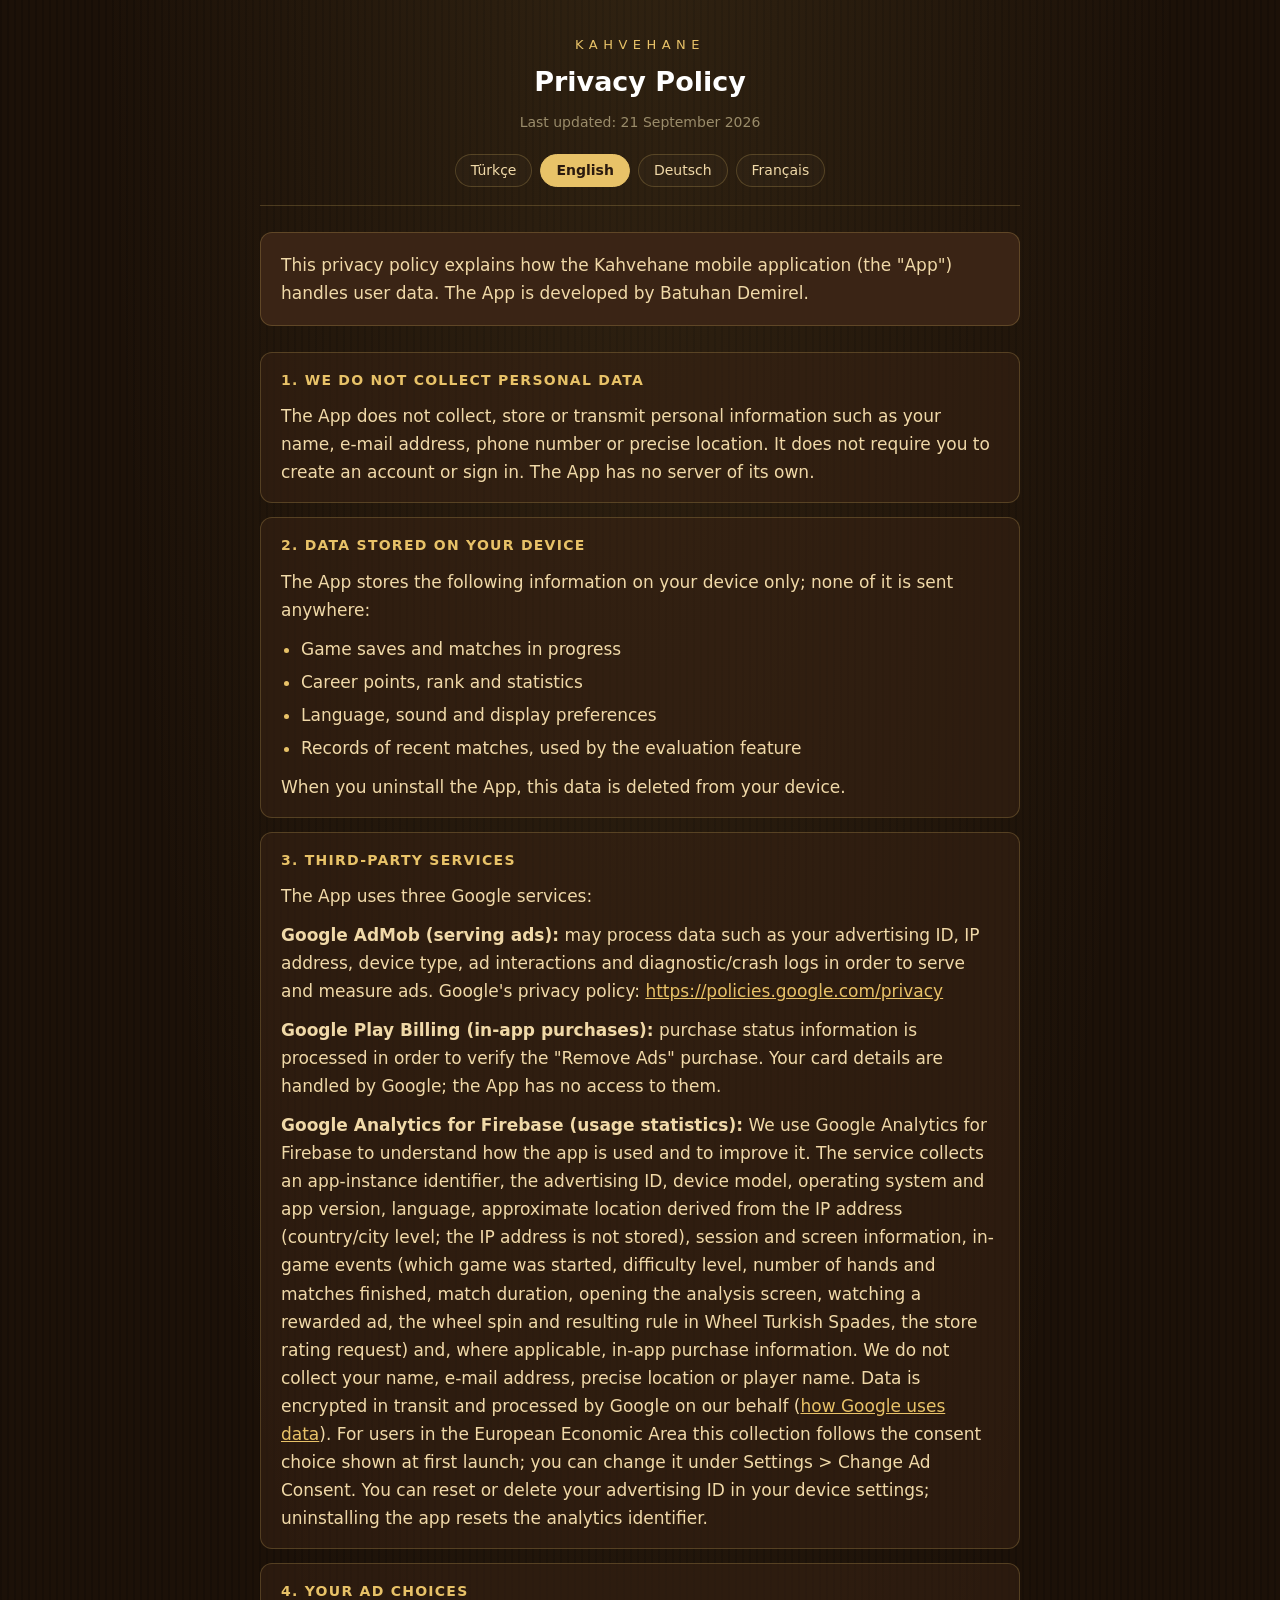
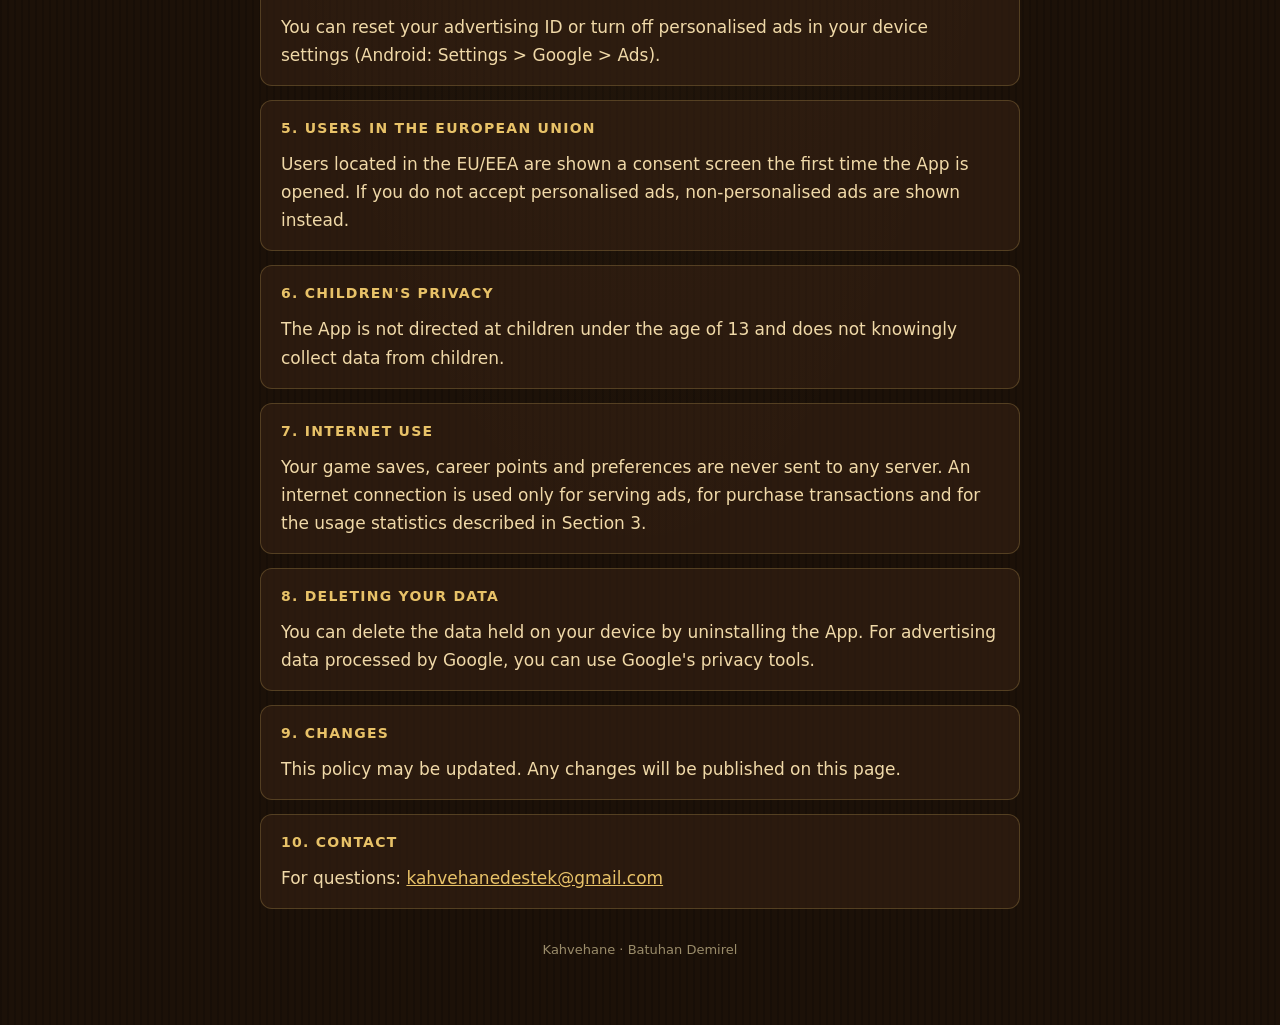
<file: gizlilik/en/index.html>
<!DOCTYPE html>
<html lang="en">
<head>
<meta charset="utf-8">
<meta name="viewport" content="width=device-width, initial-scale=1">
<meta name="robots" content="index, follow">
<title>Kahvehane — Privacy Policy</title>
<meta name="description" content="Privacy Policy — Kahvehane">
<link rel="stylesheet" href="../style.css">
</head>
<body>
<div class="wrap">
<header>
<p class="brand">Kahvehane</p>
<h1>Privacy Policy</h1>
<p class="updated">Last updated: 21 September 2026</p>
<nav>
<a href="../" hreflang="tr">Türkçe</a>
<a href="../en/" hreflang="en" aria-current="page">English</a>
<a href="../de/" hreflang="de">Deutsch</a>
<a href="../fr/" hreflang="fr">Français</a>
</nav>
</header>
<main>
<div class="intro"><p>This privacy policy explains how the Kahvehane mobile application (the "App") handles user data. The App is developed by Batuhan Demirel.</p></div>
<section>
<h2>1. WE DO NOT COLLECT PERSONAL DATA</h2>
<p>The App does not collect, store or transmit personal information such as your name, e-mail address, phone number or precise location. It does not require you to create an account or sign in. The App has no server of its own.</p>
</section>
<section>
<h2>2. DATA STORED ON YOUR DEVICE</h2>
<p>The App stores the following information on your device only; none of it is sent anywhere:</p>
<ul>
<li>Game saves and matches in progress</li>
<li>Career points, rank and statistics</li>
<li>Language, sound and display preferences</li>
<li>Records of recent matches, used by the evaluation feature</li>
</ul>
<p>When you uninstall the App, this data is deleted from your device.</p>
</section>
<section>
<h2>3. THIRD-PARTY SERVICES</h2>
<p>The App uses three Google services:</p>
<p><strong>Google AdMob (serving ads):</strong> may process data such as your advertising ID, IP address, device type, ad interactions and diagnostic/crash logs in order to serve and measure ads. Google's privacy policy: <a href="https://policies.google.com/privacy">https://policies.google.com/privacy</a></p>
<p><strong>Google Play Billing (in-app purchases):</strong> purchase status information is processed in order to verify the "Remove Ads" purchase. Your card details are handled by Google; the App has no access to them.</p>
<p><strong>Google Analytics for Firebase (usage statistics):</strong> We use Google Analytics for Firebase to understand how the app is used and to improve it. The service collects an app-instance identifier, the advertising ID, device model, operating system and app version, language, approximate location derived from the IP address (country/city level; the IP address is not stored), session and screen information, in-game events (which game was started, difficulty level, number of hands and matches finished, match duration, opening the analysis screen, watching a rewarded ad, the wheel spin and resulting rule in Wheel Turkish Spades, the store rating request) and, where applicable, in-app purchase information. We do not collect your name, e-mail address, precise location or player name. Data is encrypted in transit and processed by Google on our behalf (<a href="https://policies.google.com/technologies/partner-sites">how Google uses data</a>). For users in the European Economic Area this collection follows the consent choice shown at first launch; you can change it under Settings &gt; Change Ad Consent. You can reset or delete your advertising ID in your device settings; uninstalling the app resets the analytics identifier.</p>
</section>
<section>
<h2>4. YOUR AD CHOICES</h2>
<p>You can reset your advertising ID or turn off personalised ads in your device settings (Android: Settings &gt; Google &gt; Ads).</p>
</section>
<section>
<h2>5. USERS IN THE EUROPEAN UNION</h2>
<p>Users located in the EU/EEA are shown a consent screen the first time the App is opened. If you do not accept personalised ads, non-personalised ads are shown instead.</p>
</section>
<section>
<h2>6. CHILDREN'S PRIVACY</h2>
<p>The App is not directed at children under the age of 13 and does not knowingly collect data from children.</p>
</section>
<section>
<h2>7. INTERNET USE</h2>
<p>Your game saves, career points and preferences are never sent to any server. An internet connection is used only for serving ads, for purchase transactions and for the usage statistics described in Section 3.</p>
</section>
<section>
<h2>8. DELETING YOUR DATA</h2>
<p>You can delete the data held on your device by uninstalling the App. For advertising data processed by Google, you can use Google's privacy tools.</p>
</section>
<section>
<h2>9. CHANGES</h2>
<p>This policy may be updated. Any changes will be published on this page.</p>
</section>
<section>
<h2>10. CONTACT</h2>
<p>For questions: <a href="mailto:kahvehanedestek@gmail.com">kahvehanedestek@gmail.com</a></p>
</section>
</main>
<footer>Kahvehane &middot; Batuhan Demirel</footer>
</div>
</body>
</html>
</file>
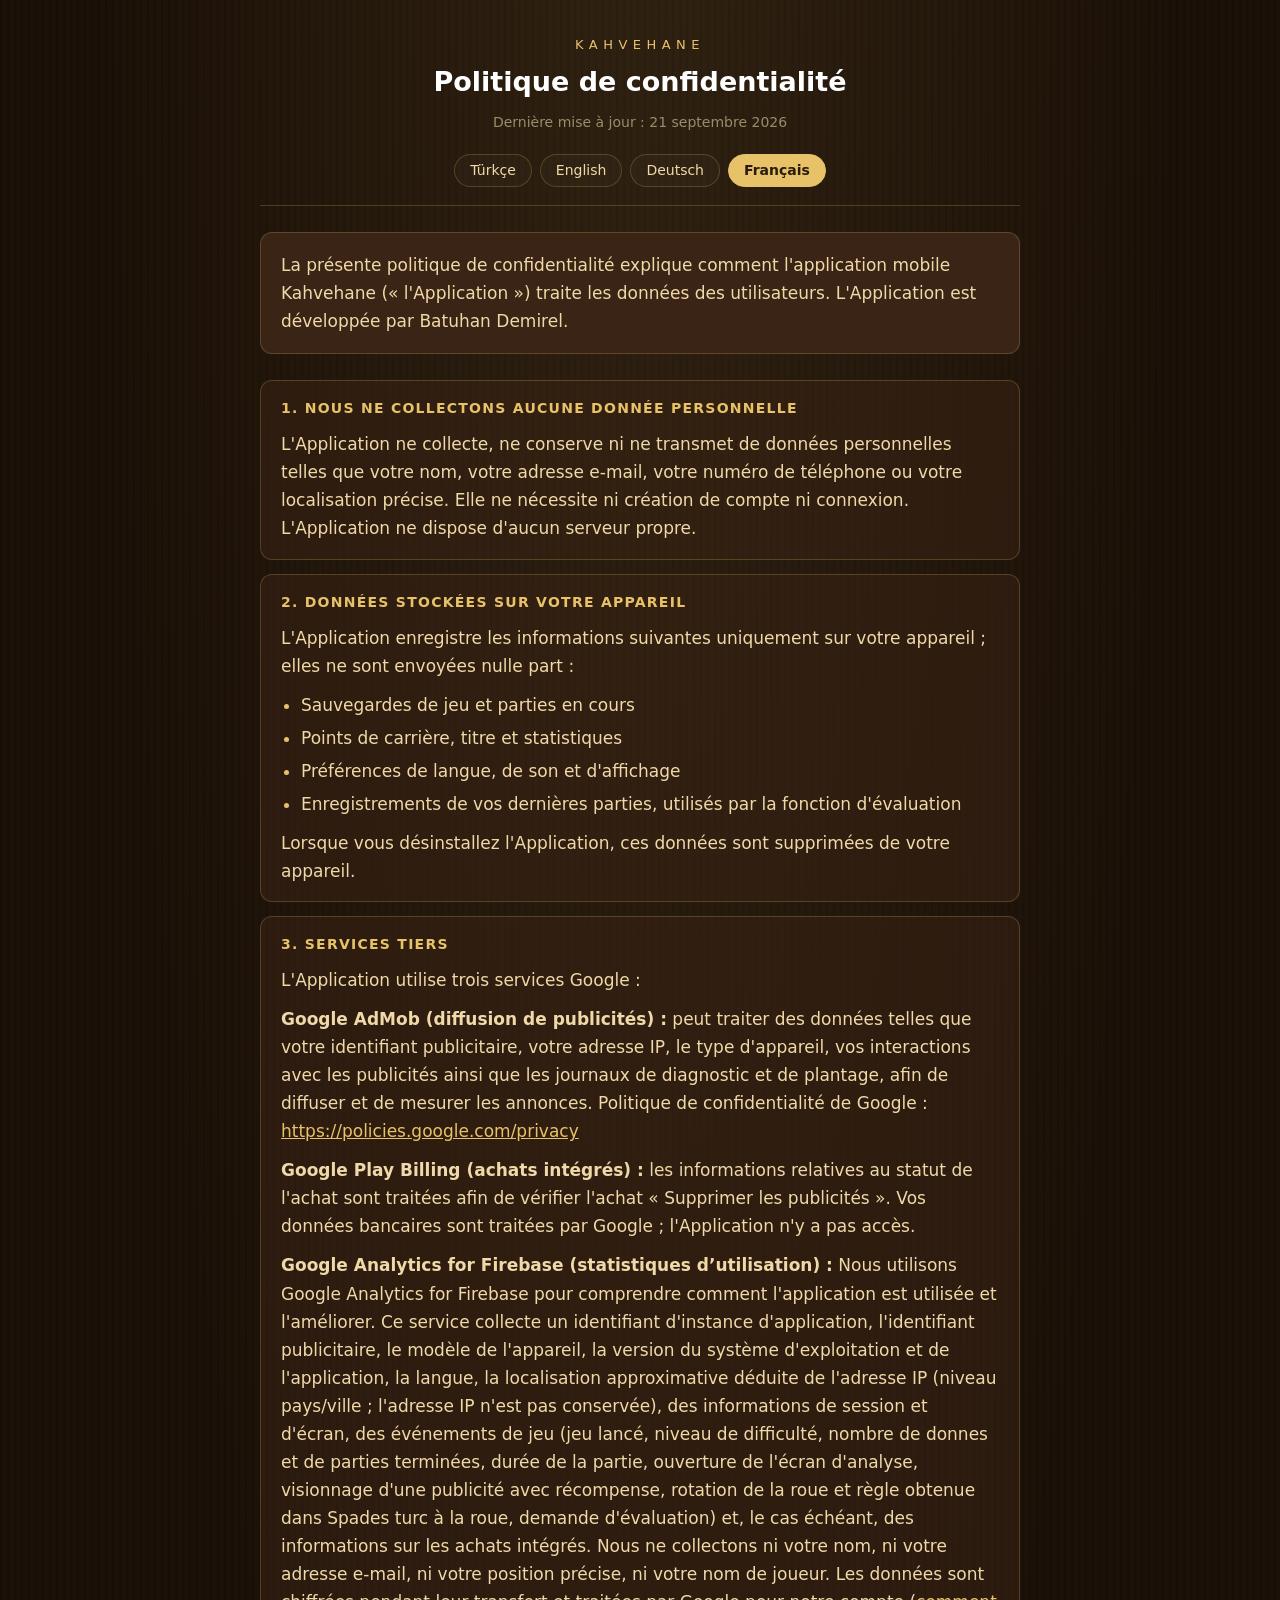
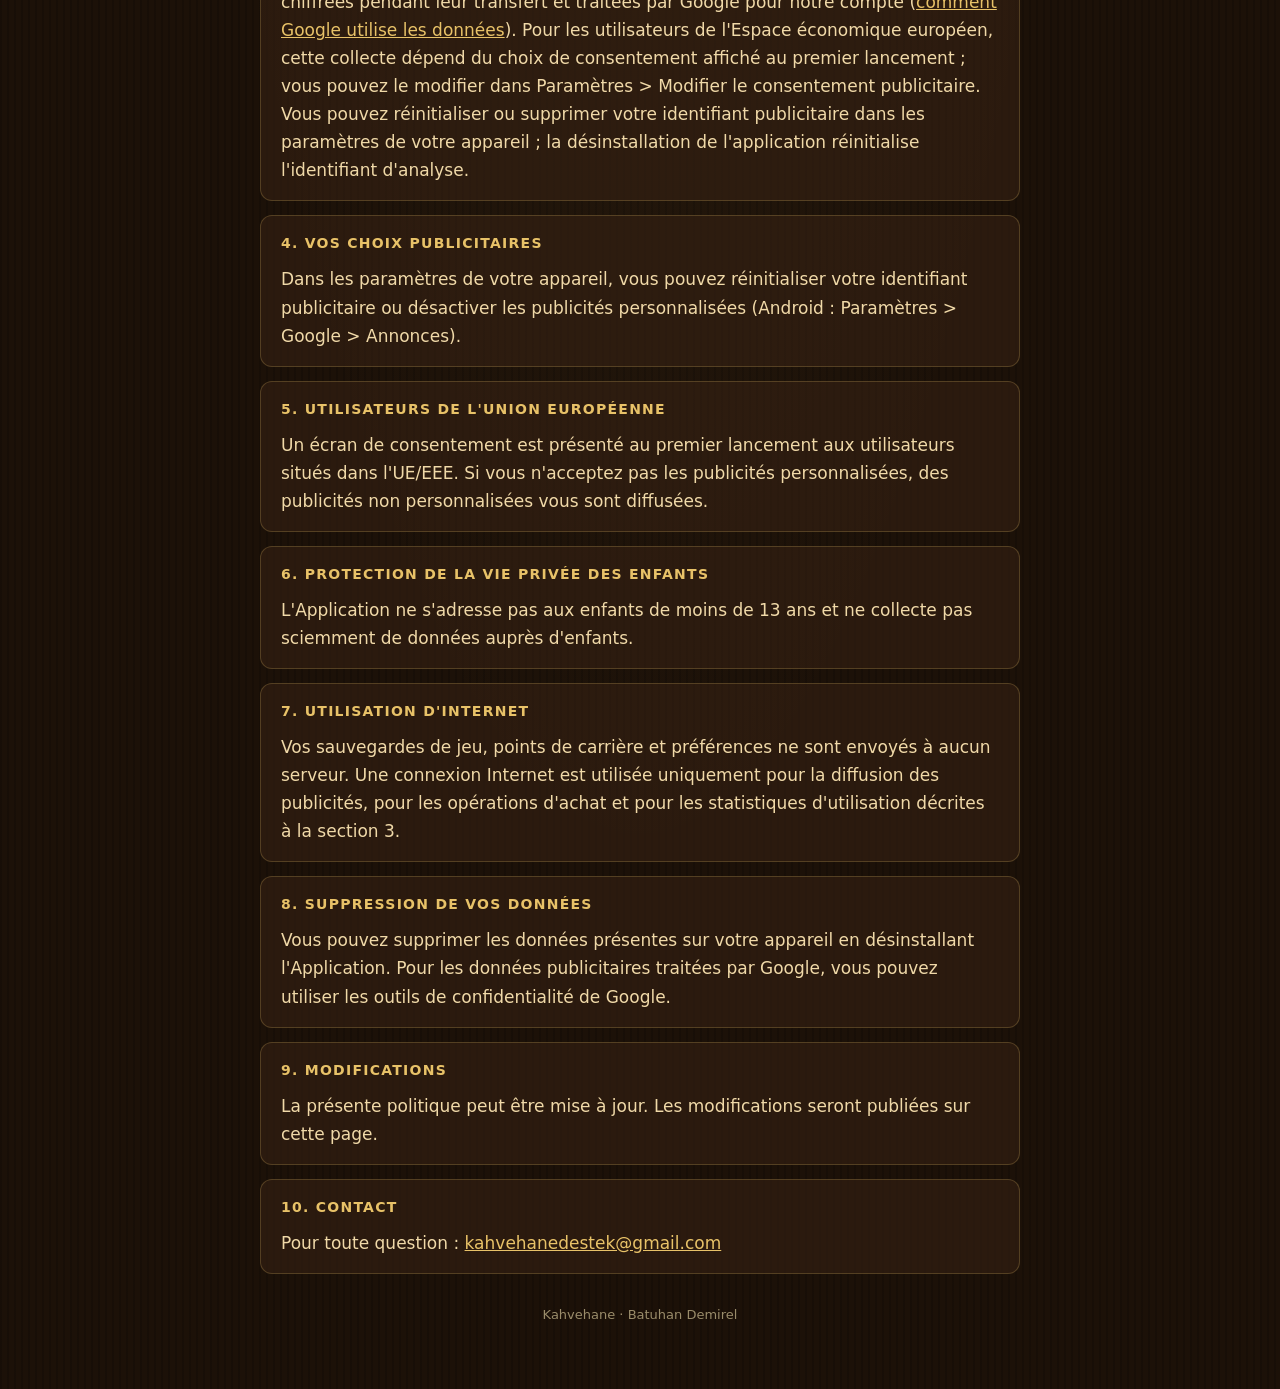
<file: gizlilik/fr/index.html>
<!DOCTYPE html>
<html lang="fr">
<head>
<meta charset="utf-8">
<meta name="viewport" content="width=device-width, initial-scale=1">
<meta name="robots" content="index, follow">
<title>Kahvehane — Politique de confidentialité</title>
<meta name="description" content="Politique de confidentialité — Kahvehane">
<link rel="stylesheet" href="../style.css">
</head>
<body>
<div class="wrap">
<header>
<p class="brand">Kahvehane</p>
<h1>Politique de confidentialité</h1>
<p class="updated">Dernière mise à jour : 21 septembre 2026</p>
<nav>
<a href="../" hreflang="tr">Türkçe</a>
<a href="../en/" hreflang="en">English</a>
<a href="../de/" hreflang="de">Deutsch</a>
<a href="../fr/" hreflang="fr" aria-current="page">Français</a>
</nav>
</header>
<main>
<div class="intro"><p>La présente politique de confidentialité explique comment l'application mobile Kahvehane (« l'Application ») traite les données des utilisateurs. L'Application est développée par Batuhan Demirel.</p></div>
<section>
<h2>1. NOUS NE COLLECTONS AUCUNE DONNÉE PERSONNELLE</h2>
<p>L'Application ne collecte, ne conserve ni ne transmet de données personnelles telles que votre nom, votre adresse e-mail, votre numéro de téléphone ou votre localisation précise. Elle ne nécessite ni création de compte ni connexion. L'Application ne dispose d'aucun serveur propre.</p>
</section>
<section>
<h2>2. DONNÉES STOCKÉES SUR VOTRE APPAREIL</h2>
<p>L'Application enregistre les informations suivantes uniquement sur votre appareil ; elles ne sont envoyées nulle part :</p>
<ul>
<li>Sauvegardes de jeu et parties en cours</li>
<li>Points de carrière, titre et statistiques</li>
<li>Préférences de langue, de son et d'affichage</li>
<li>Enregistrements de vos dernières parties, utilisés par la fonction d'évaluation</li>
</ul>
<p>Lorsque vous désinstallez l'Application, ces données sont supprimées de votre appareil.</p>
</section>
<section>
<h2>3. SERVICES TIERS</h2>
<p>L'Application utilise trois services Google :</p>
<p><strong>Google AdMob (diffusion de publicités) :</strong> peut traiter des données telles que votre identifiant publicitaire, votre adresse IP, le type d'appareil, vos interactions avec les publicités ainsi que les journaux de diagnostic et de plantage, afin de diffuser et de mesurer les annonces. Politique de confidentialité de Google : <a href="https://policies.google.com/privacy">https://policies.google.com/privacy</a></p>
<p><strong>Google Play Billing (achats intégrés) :</strong> les informations relatives au statut de l'achat sont traitées afin de vérifier l'achat « Supprimer les publicités ». Vos données bancaires sont traitées par Google ; l'Application n'y a pas accès.</p>
<p><strong>Google Analytics for Firebase (statistiques d’utilisation) :</strong> Nous utilisons Google Analytics for Firebase pour comprendre comment l'application est utilisée et l'améliorer. Ce service collecte un identifiant d'instance d'application, l'identifiant publicitaire, le modèle de l'appareil, la version du système d'exploitation et de l'application, la langue, la localisation approximative déduite de l'adresse IP (niveau pays/ville ; l'adresse IP n'est pas conservée), des informations de session et d'écran, des événements de jeu (jeu lancé, niveau de difficulté, nombre de donnes et de parties terminées, durée de la partie, ouverture de l'écran d'analyse, visionnage d'une publicité avec récompense, rotation de la roue et règle obtenue dans Spades turc à la roue, demande d'évaluation) et, le cas échéant, des informations sur les achats intégrés. Nous ne collectons ni votre nom, ni votre adresse e-mail, ni votre position précise, ni votre nom de joueur. Les données sont chiffrées pendant leur transfert et traitées par Google pour notre compte (<a href="https://policies.google.com/technologies/partner-sites">comment Google utilise les données</a>). Pour les utilisateurs de l'Espace économique européen, cette collecte dépend du choix de consentement affiché au premier lancement ; vous pouvez le modifier dans Paramètres &gt; Modifier le consentement publicitaire. Vous pouvez réinitialiser ou supprimer votre identifiant publicitaire dans les paramètres de votre appareil ; la désinstallation de l'application réinitialise l'identifiant d'analyse.</p>
</section>
<section>
<h2>4. VOS CHOIX PUBLICITAIRES</h2>
<p>Dans les paramètres de votre appareil, vous pouvez réinitialiser votre identifiant publicitaire ou désactiver les publicités personnalisées (Android : Paramètres &gt; Google &gt; Annonces).</p>
</section>
<section>
<h2>5. UTILISATEURS DE L'UNION EUROPÉENNE</h2>
<p>Un écran de consentement est présenté au premier lancement aux utilisateurs situés dans l'UE/EEE. Si vous n'acceptez pas les publicités personnalisées, des publicités non personnalisées vous sont diffusées.</p>
</section>
<section>
<h2>6. PROTECTION DE LA VIE PRIVÉE DES ENFANTS</h2>
<p>L'Application ne s'adresse pas aux enfants de moins de 13 ans et ne collecte pas sciemment de données auprès d'enfants.</p>
</section>
<section>
<h2>7. UTILISATION D'INTERNET</h2>
<p>Vos sauvegardes de jeu, points de carrière et préférences ne sont envoyés à aucun serveur. Une connexion Internet est utilisée uniquement pour la diffusion des publicités, pour les opérations d'achat et pour les statistiques d'utilisation décrites à la section 3.</p>
</section>
<section>
<h2>8. SUPPRESSION DE VOS DONNÉES</h2>
<p>Vous pouvez supprimer les données présentes sur votre appareil en désinstallant l'Application. Pour les données publicitaires traitées par Google, vous pouvez utiliser les outils de confidentialité de Google.</p>
</section>
<section>
<h2>9. MODIFICATIONS</h2>
<p>La présente politique peut être mise à jour. Les modifications seront publiées sur cette page.</p>
</section>
<section>
<h2>10. CONTACT</h2>
<p>Pour toute question : <a href="mailto:kahvehanedestek@gmail.com">kahvehanedestek@gmail.com</a></p>
</section>
</main>
<footer>Kahvehane &middot; Batuhan Demirel</footer>
</div>
</body>
</html>
</file>
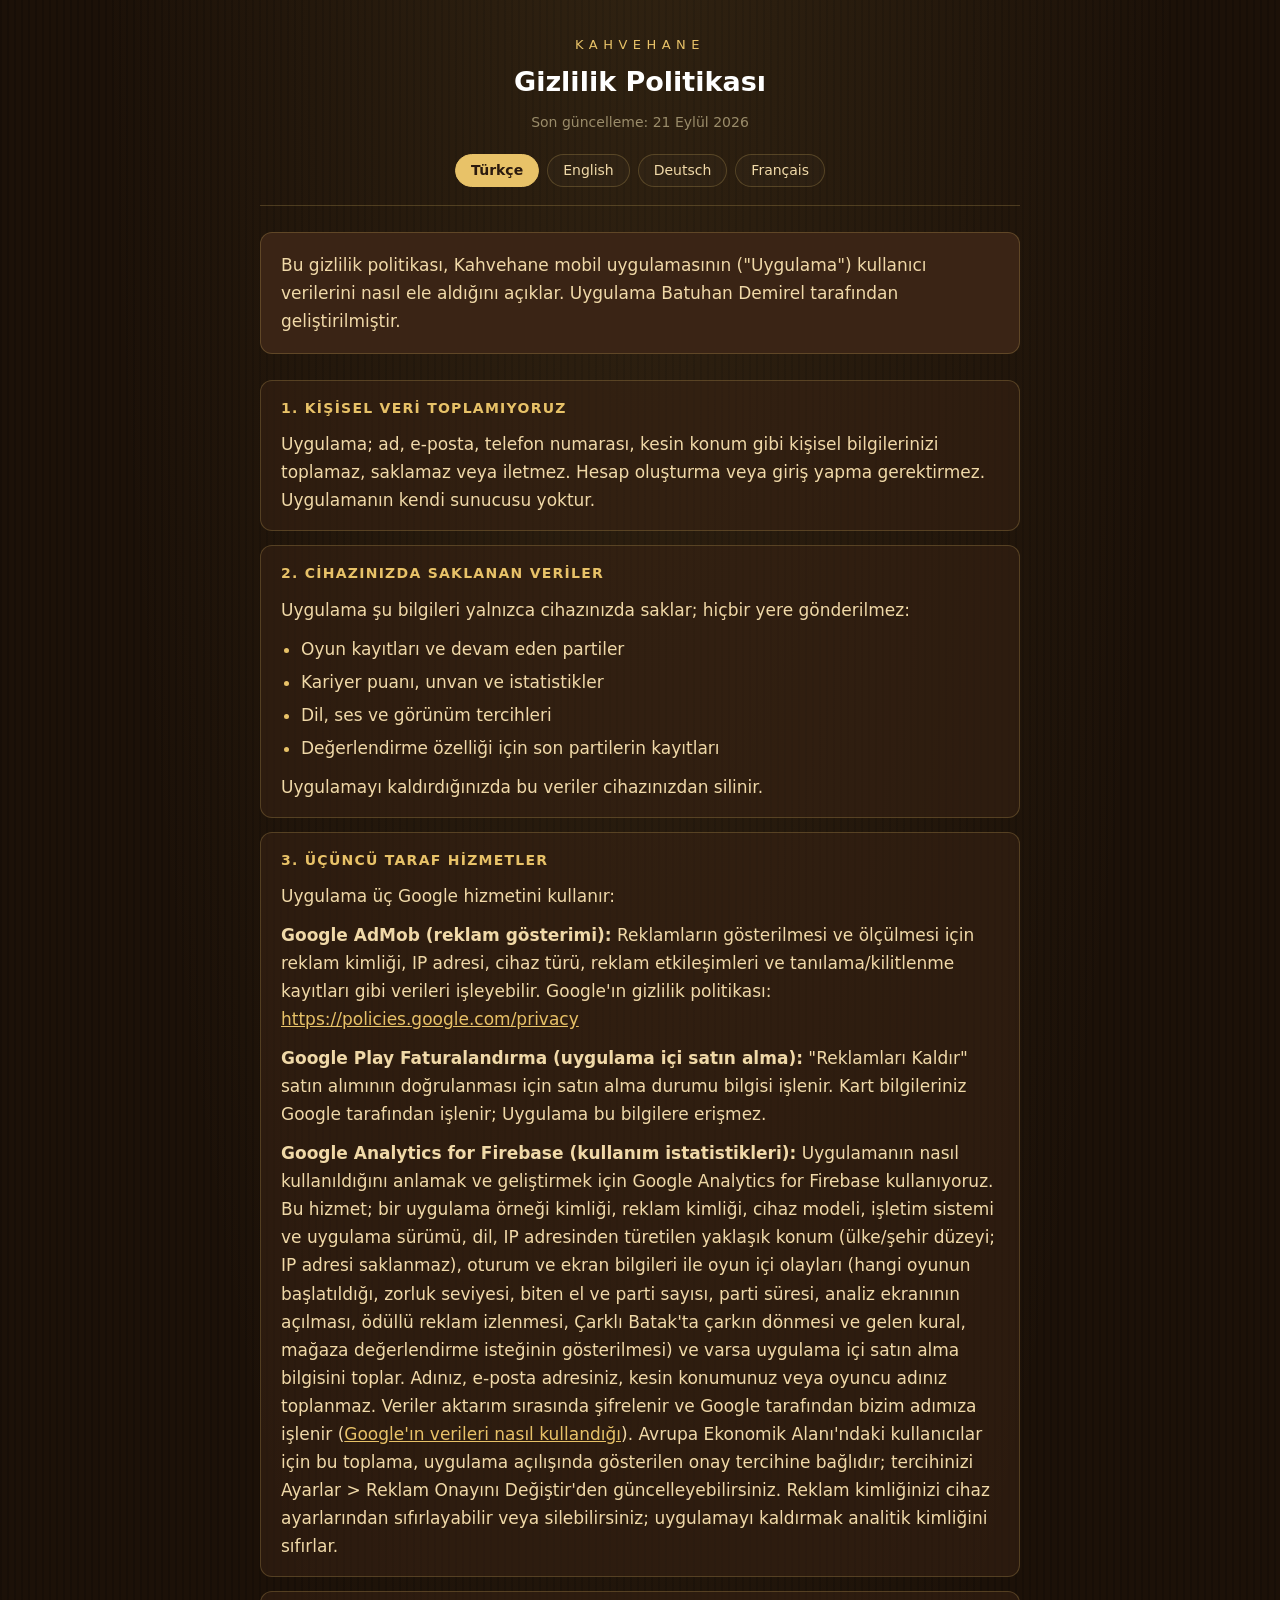
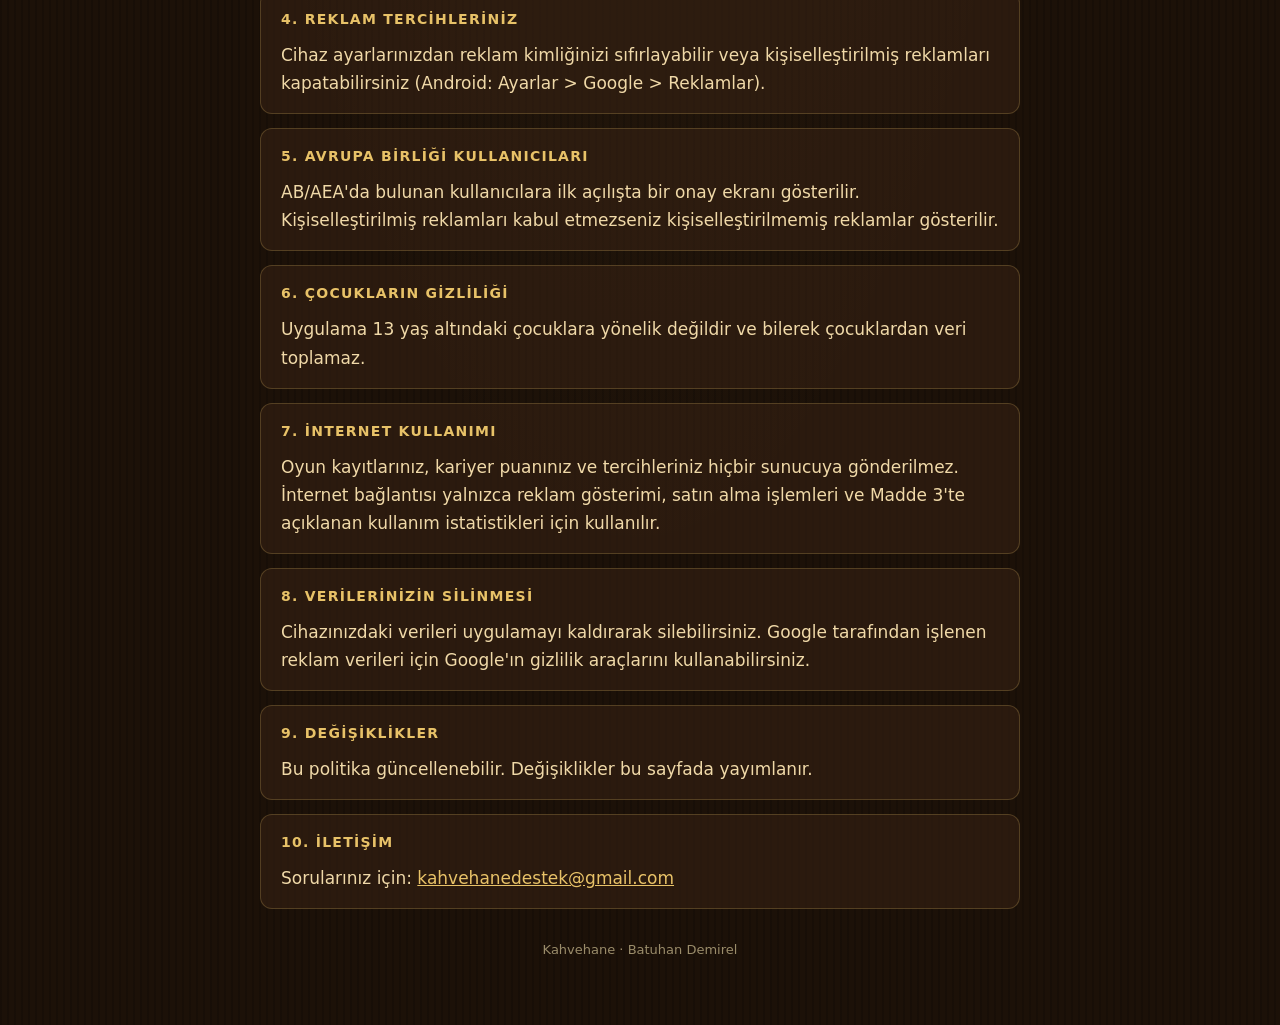
<file: privacy.html>
<!DOCTYPE html>
<html lang="tr">
<head>
<meta charset="utf-8">
<title>Gizlilik Politikası — Kahvehane / SoBa</title>
<meta name="robots" content="noindex">
<meta http-equiv="refresh" content="0; url=/gizlilik/">
<link rel="canonical" href="https://soba.games/gizlilik/">
<script>
(function(){
  var l=null;
  try{l=localStorage.getItem("soba_lang")}catch(e){}
  if(!l)l=(navigator.language||"tr").slice(0,2);
  var map={en:"/gizlilik/en/",de:"/gizlilik/de/",fr:"/gizlilik/fr/"};
  location.replace(map[l]||"/gizlilik/");
})();
</script>
</head>
<body>
<p>Gizlilik politikamız taşındı: <a href="/gizlilik/">soba.games/gizlilik</a></p>
</body>
</html>
</file>
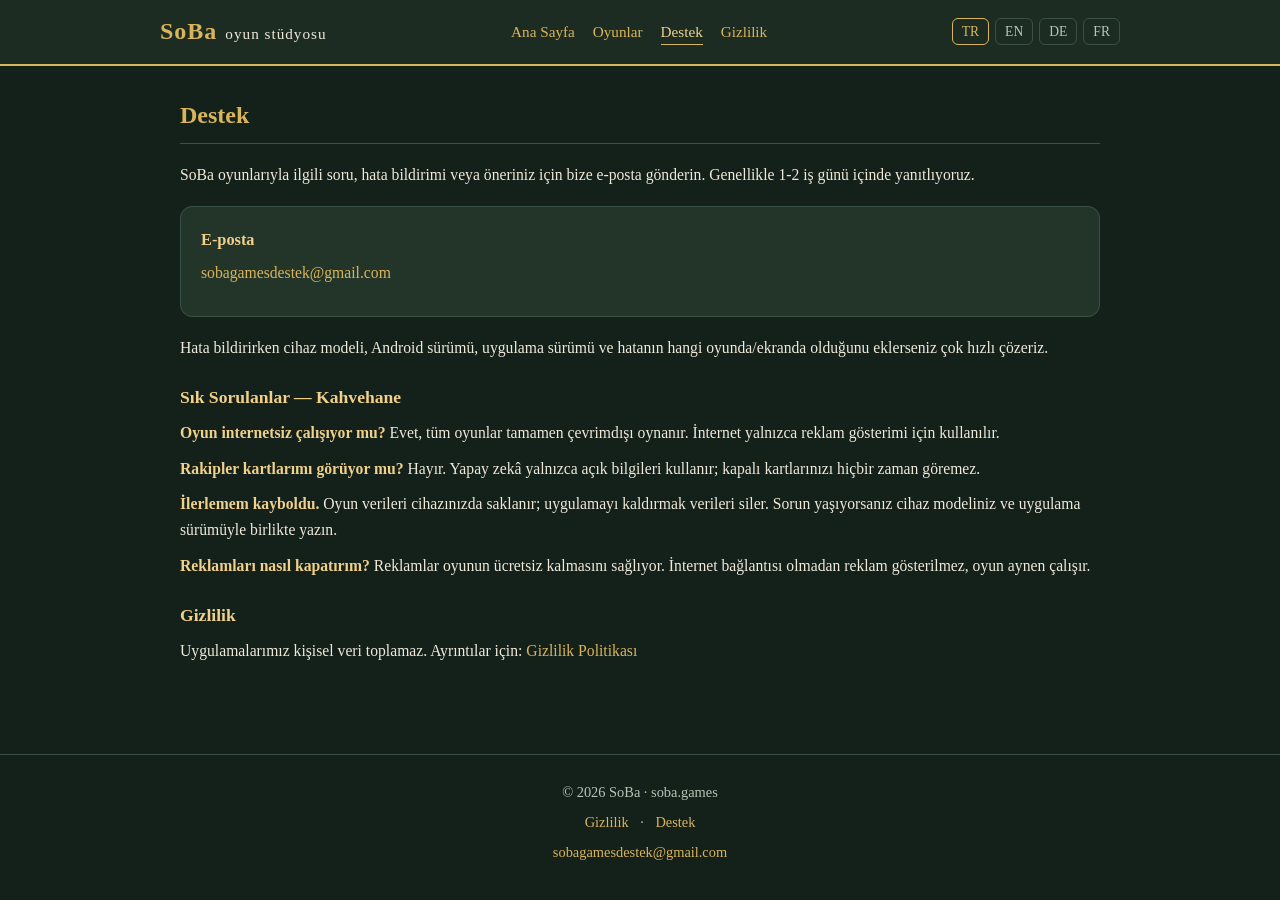
<file: support.html>
<!DOCTYPE html>
<html lang="tr">
<head>
<meta charset="utf-8">
<meta name="viewport" content="width=device-width, initial-scale=1">
<title>Destek — SoBa</title>
<meta name="description" content="SoBa oyunları için destek: soru, hata bildirimi ve öneriler. Kahvehane sık sorulan sorular.">
<meta name="robots" content="index, follow">
<meta name="theme-color" content="#1c2c23">
<link rel="canonical" href="https://soba.games/support.html">
<link rel="alternate" hreflang="tr" href="https://soba.games/support.html">
<link rel="alternate" hreflang="en" href="https://soba.games/support.html?lang=en">
<link rel="alternate" hreflang="de" href="https://soba.games/support.html?lang=de">
<link rel="alternate" hreflang="fr" href="https://soba.games/support.html?lang=fr">
<link rel="alternate" hreflang="x-default" href="https://soba.games/support.html">
<meta property="og:type" content="website">
<meta property="og:site_name" content="SoBa">
<meta property="og:url" content="https://soba.games/support.html">
<meta property="og:title" content="Destek — SoBa">
<meta property="og:description" content="SoBa oyunları için destek: soru, hata bildirimi ve öneriler.">
<meta property="og:image" content="https://soba.games/assets/img/soba-og.png">
<meta property="og:locale" content="tr_TR">
<meta name="twitter:card" content="summary_large_image">
<meta name="twitter:title" content="Destek — SoBa">
<meta name="twitter:description" content="SoBa oyunları için destek: soru, hata bildirimi ve öneriler.">
<meta name="twitter:image" content="https://soba.games/assets/img/soba-og.png">
<link rel="icon" href="/assets/img/favicon.svg" type="image/svg+xml">
<link rel="stylesheet" href="/assets/css/site.css">
</head>
<body>
<header class="site"><div class="wrap nav">
  <a class="logo" href="/" data-keep-lang="/">SoBa<span data-i18n="tag"></span></a>
  <nav class="links">
    <a href="/" data-keep-lang="/" data-i18n="nav_home"></a>
    <a href="/#games" data-keep-lang="/#games" data-i18n="nav_games"></a>
    <a href="/support.html" data-keep-lang="/support.html" aria-current="page" data-i18n="nav_support"></a>
    <a href="/privacy.html" data-i18n="nav_privacy"></a>
  </nav>
  <nav class="langs" aria-label="Language">
    <a href="/support.html" data-lang="tr" hreflang="tr">TR</a><a href="/support.html?lang=en" data-lang="en" hreflang="en">EN</a>
    <a href="/support.html?lang=de" data-lang="de" hreflang="de">DE</a><a href="/support.html?lang=fr" data-lang="fr" hreflang="fr">FR</a>
  </nav>
</div></header>

<main class="wrap doc">
  <h2 data-i18n="title"></h2>
  <p data-i18n="intro"></p>
  <div class="card" style="margin:18px 0"><b data-i18n="email_label"></b><p><a href="mailto:sobagamesdestek@gmail.com">sobagamesdestek@gmail.com</a></p></div>
  <p data-i18n="bug_tip"></p>

  <h3 data-i18n="faq_title"></h3>
  <div class="faq">
    <p><b data-i18n="q1"></b> <span data-i18n="a1"></span></p>
    <p><b data-i18n="q2"></b> <span data-i18n="a2"></span></p>
    <p><b data-i18n="q3"></b> <span data-i18n="a3"></span></p>
    <p><b data-i18n="q4"></b> <span data-i18n="a4"></span></p>
  </div>

  <h3 data-i18n="priv_title"></h3>
  <p><span data-i18n="priv_body"></span> <a href="/privacy.html" data-i18n="priv_link"></a></p>
</main>

<footer><div class="wrap">
  <div data-i18n="foot_rights"></div>
  <div style="margin-top:6px"><a href="/privacy.html" data-i18n="nav_privacy"></a> · <a href="/support.html" data-keep-lang="/support.html" data-i18n="nav_support"></a></div>
  <a class="mail" href="mailto:sobagamesdestek@gmail.com">sobagamesdestek@gmail.com</a>
</div></footer>

<script>
window.PAGE_I18N={
tr:{meta_title:"Destek — SoBa",meta_desc:"SoBa oyunları için destek: soru, hata bildirimi ve öneriler. Kahvehane sık sorulan sorular.",
    title:"Destek",
    intro:"SoBa oyunlarıyla ilgili soru, hata bildirimi veya öneriniz için bize e-posta gönderin. Genellikle 1-2 iş günü içinde yanıtlıyoruz.",
    email_label:"E-posta",
    bug_tip:"Hata bildirirken cihaz modeli, Android sürümü, uygulama sürümü ve hatanın hangi oyunda/ekranda olduğunu eklerseniz çok hızlı çözeriz.",
    faq_title:"Sık Sorulanlar — Kahvehane",
    q1:"Oyun internetsiz çalışıyor mu?",a1:"Evet, tüm oyunlar tamamen çevrimdışı oynanır. İnternet yalnızca reklam gösterimi için kullanılır.",
    q2:"Rakipler kartlarımı görüyor mu?",a2:"Hayır. Yapay zekâ yalnızca açık bilgileri kullanır; kapalı kartlarınızı hiçbir zaman göremez.",
    q3:"İlerlemem kayboldu.",a3:"Oyun verileri cihazınızda saklanır; uygulamayı kaldırmak verileri siler. Sorun yaşıyorsanız cihaz modeliniz ve uygulama sürümüyle birlikte yazın.",
    q4:"Reklamları nasıl kapatırım?",a4:"Reklamlar oyunun ücretsiz kalmasını sağlıyor. İnternet bağlantısı olmadan reklam gösterilmez, oyun aynen çalışır.",
    priv_title:"Gizlilik",priv_body:"Uygulamalarımız kişisel veri toplamaz. Ayrıntılar için:",priv_link:"Gizlilik Politikası"},
en:{meta_title:"Support — SoBa",meta_desc:"Support for SoBa games: questions, bug reports and suggestions. Kahvehane FAQ.",
    title:"Support",
    intro:"For questions, bug reports or suggestions about SoBa games, send us an email. We usually reply within 1–2 business days.",
    email_label:"Email",
    bug_tip:"When reporting a bug, please include your device model, Android version, app version and the game/screen where it happened — it helps us fix it fast.",
    faq_title:"FAQ — Kahvehane",
    q1:"Does the game work offline?",a1:"Yes, all games are fully playable offline. Internet is used only to show ads.",
    q2:"Can opponents see my cards?",a2:"No. The AI only uses public information; it can never see your hidden cards.",
    q3:"I lost my progress.",a3:"Game data is stored on your device; uninstalling the app deletes it. If something looks wrong, write to us with your device model and app version.",
    q4:"How do I turn off ads?",a4:"Ads keep the game free. Without an internet connection no ads are shown and the game works exactly the same.",
    priv_title:"Privacy",priv_body:"Our apps collect no personal data. For details:",priv_link:"Privacy Policy"},
de:{meta_title:"Support — SoBa",meta_desc:"Support für SoBa-Spiele: Fragen, Fehlermeldungen und Vorschläge. Häufige Fragen zu Kahvehane.",
    title:"Support",
    intro:"Bei Fragen, Fehlermeldungen oder Vorschlägen zu SoBa-Spielen schreiben Sie uns eine E-Mail. Wir antworten in der Regel innerhalb von 1–2 Werktagen.",
    email_label:"E-Mail",
    bug_tip:"Bitte geben Sie beim Melden eines Fehlers Gerätemodell, Android-Version, App-Version und das betroffene Spiel/den Bildschirm an — so lösen wir es schnell.",
    faq_title:"Häufige Fragen — Kahvehane",
    q1:"Funktioniert das Spiel offline?",a1:"Ja, alle Spiele sind vollständig offline spielbar. Internet wird nur für Werbung genutzt.",
    q2:"Sehen die Gegner meine Karten?",a2:"Nein. Die KI nutzt nur offene Informationen; Ihre verdeckten Karten sieht sie nie.",
    q3:"Mein Spielstand ist weg.",a3:"Spieldaten liegen auf Ihrem Gerät; das Deinstallieren der App löscht sie. Bei Problemen schreiben Sie uns mit Gerätemodell und App-Version.",
    q4:"Wie schalte ich Werbung aus?",a4:"Werbung hält das Spiel kostenlos. Ohne Internetverbindung wird keine Werbung angezeigt, das Spiel läuft genauso.",
    priv_title:"Datenschutz",priv_body:"Unsere Apps sammeln keine persönlichen Daten. Details:",priv_link:"Datenschutzerklärung"},
fr:{meta_title:"Assistance — SoBa",meta_desc:"Assistance pour les jeux SoBa : questions, signalement de bugs et suggestions. FAQ Kahvehane.",
    title:"Assistance",
    intro:"Pour toute question, signalement de bug ou suggestion concernant les jeux SoBa, envoyez-nous un e-mail. Nous répondons généralement sous 1 à 2 jours ouvrés.",
    email_label:"E-mail",
    bug_tip:"Pour signaler un bug, merci d'indiquer le modèle d'appareil, la version d'Android, la version de l'application et le jeu/écran concerné — nous le corrigerons plus vite.",
    faq_title:"Questions fréquentes — Kahvehane",
    q1:"Le jeu fonctionne-t-il hors ligne ?",a1:"Oui, tous les jeux sont entièrement jouables hors ligne. Internet ne sert qu'à afficher la publicité.",
    q2:"Les adversaires voient-ils mes cartes ?",a2:"Non. L'IA n'utilise que les informations visibles ; elle ne voit jamais vos cartes cachées.",
    q3:"J'ai perdu ma progression.",a3:"Les données de jeu sont stockées sur votre appareil ; désinstaller l'application les supprime. En cas de problème, écrivez-nous avec le modèle de votre appareil et la version de l'application.",
    q4:"Comment désactiver la publicité ?",a4:"La publicité permet au jeu de rester gratuit. Sans connexion internet, aucune publicité n'est affichée et le jeu fonctionne exactement pareil.",
    priv_title:"Confidentialité",priv_body:"Nos applications ne collectent aucune donnée personnelle. Pour les détails :",priv_link:"Politique de confidentialité"}
};
</script>
<script src="/assets/js/i18n.js"></script>
</body>
</html>
</file>
<file: assets/css/site.css>
/* SoBa — ortak site stili. Kimlik: koyu yeşil çuha + altın, serif başlıklar. */
:root{
  --bg:#14201a; --bg2:#1c2c23; --card:#233529; --line:#3a5243;
  --gold:#d9b45b; --gold2:#f0d08a; --text:#efe9d9; --muted:#b8c4b4; --cream:#f0d9a8;
}
*{margin:0;padding:0;box-sizing:border-box}
html{-webkit-text-size-adjust:100%;scroll-behavior:smooth}
body{background:var(--bg);color:var(--text);font-family:Georgia,'Times New Roman',serif;line-height:1.65}
a{color:var(--gold);text-decoration:none}
a:hover{color:var(--gold2)}
img{max-width:100%;height:auto;display:block}
.wrap{max-width:960px;margin:0 auto;padding:0 20px}

/* Üst bar */
header.site{background:var(--bg2);border-bottom:2px solid var(--gold);position:sticky;top:0;z-index:10}
.nav{display:flex;align-items:center;justify-content:space-between;padding:12px 0;flex-wrap:wrap;gap:10px}
.logo{font-size:1.5rem;font-weight:bold;color:var(--gold);letter-spacing:1px;display:flex;align-items:baseline;gap:8px}
.logo span{color:var(--text);font-weight:normal;font-size:.95rem}
nav.links{display:flex;gap:18px;font-size:.95rem;flex-wrap:wrap}
nav.links a[aria-current="page"]{color:var(--gold2);border-bottom:1px solid var(--gold)}
.langs{display:flex;gap:6px}
.langs a{border:1px solid var(--line);color:var(--muted);padding:3px 9px;border-radius:6px;font-size:.85rem;line-height:1.4}
.langs a.on{border-color:var(--gold);color:var(--gold)}

/* Hero (stüdyo) */
.hero{text-align:center;padding:56px 0 40px}
.hero .eyebrow{color:var(--gold);letter-spacing:3px;text-transform:uppercase;font-size:.8rem;margin-bottom:12px}
h1{font-size:2.3rem;color:var(--gold2);margin:0 0 12px;line-height:1.2}
.sub{color:var(--muted);font-size:1.1rem;max-width:640px;margin:0 auto 26px}
.ornament{display:flex;align-items:center;justify-content:center;gap:10px;color:var(--gold);margin:18px auto}
.ornament::before,.ornament::after{content:"";width:90px;height:1px;background:var(--gold)}

/* Hero (oyun sayfası): görsel + dile göre değişen tagline bindirmesi */
.hero-art{position:relative;max-width:100%;margin:0 auto;border-radius:14px;border:1px solid var(--line);box-shadow:0 12px 40px rgba(0,0,0,.45);overflow:hidden;container-type:inline-size}
.hero-art img{width:100%}
.hero-art .tagline{position:absolute;left:6%;right:6%;top:79%;transform:translateY(-50%);text-align:center;
  font-family:system-ui,-apple-system,"Segoe UI",Roboto,Arial,sans-serif;font-weight:700;color:var(--cream);
  font-size:clamp(.72rem,3.4vw,2rem);line-height:1.2;text-shadow:0 1px 2px rgba(0,0,0,.5);white-space:nowrap}
@supports (font-size:1cqw){.hero-art .tagline{font-size:3.4cqw}}
.hero h1.game{margin-top:26px}

/* Butonlar */
.play-btn{display:inline-block;background:var(--gold);color:#1a140a;font-weight:bold;padding:14px 30px;border-radius:10px;font-size:1.05rem;box-shadow:0 6px 18px rgba(217,180,91,.3)}
.play-btn:hover{background:var(--gold2);color:#1a140a}
.btn-ghost{display:inline-block;border:1px solid var(--gold);color:var(--gold);padding:12px 24px;border-radius:10px;font-size:1rem}
.btn-ghost:hover{background:rgba(217,180,91,.1)}
.note{color:var(--muted);font-size:.85rem;margin-top:10px}
.actions{display:flex;gap:12px;justify-content:center;flex-wrap:wrap;align-items:center}

/* Bölümler */
section{padding:36px 0}
h2{color:var(--gold);font-size:1.5rem;margin-bottom:18px;border-bottom:1px solid var(--line);padding-bottom:8px}
h3{color:var(--gold2);font-size:1.1rem;margin:22px 0 8px}
.grid{display:grid;grid-template-columns:repeat(auto-fit,minmax(240px,1fr));gap:16px}
.card{background:var(--card);border:1px solid var(--line);border-radius:12px;padding:20px}
.card b{color:var(--gold2);display:block;margin-bottom:6px;font-size:1.02rem}
.card p{color:var(--muted);font-size:.95rem}
.shots{display:grid;grid-template-columns:repeat(auto-fit,minmax(240px,1fr));gap:14px}
.shots img{width:100%;border-radius:10px;border:1px solid var(--line)}
.games{display:flex;flex-wrap:wrap;gap:10px}
.chip{background:var(--card);border:1px solid var(--gold);color:var(--gold2);padding:8px 16px;border-radius:999px;font-size:.95rem}

/* Oyun kartı (stüdyo ana sayfası) */
.game-card{display:grid;grid-template-columns:minmax(0,1.1fr) minmax(0,1fr);gap:0;background:var(--card);border:1px solid var(--line);border-radius:14px;overflow:hidden}
.game-card img{width:100%;height:100%;object-fit:cover}
.game-card .body{padding:24px}
.game-card h3{margin:0 0 6px;font-size:1.4rem}
.game-card .platform{color:var(--muted);font-size:.85rem;margin-bottom:12px}
.game-card p{color:var(--muted);margin-bottom:16px}
.game-card .actions{justify-content:flex-start}
.coming{border:1px dashed var(--line);border-radius:14px;padding:24px;text-align:center;color:var(--muted);margin-top:16px}

/* Belge sayfaları (destek vb.) */
.doc{padding-top:30px;padding-bottom:40px}
.doc p,.doc li{color:var(--text);margin-bottom:10px;font-size:.98rem}
.doc ul{margin:0 0 14px 22px}
.doc .faq b{color:var(--gold2)}

footer{border-top:1px solid var(--line);margin-top:40px;padding:26px 0;color:var(--muted);font-size:.9rem;text-align:center}
footer a{margin:0 8px}
footer .mail{display:block;margin-top:6px}

@media(max-width:640px){
  h1{font-size:1.7rem}
  .nav{justify-content:center}
  .game-card{grid-template-columns:1fr}
  .ornament::before,.ornament::after{width:50px}
}
@media(prefers-reduced-motion:reduce){html{scroll-behavior:auto}}
</file>
<file: gizlilik/style.css>
/* Kahvehane — gizlilik sayfası. Oyunun paleti: koyu ahşap / krem / altın. */
:root{
--wood-deep:#1c1108;
--wood:#2b1a0e;
--panel:#3a2415;
--gold:#e8c268;
--cream:#f0d9a8;
--muted:#9a8c6a;
--line:rgba(232,194,104,.22);
}
*{box-sizing:border-box}
html{-webkit-text-size-adjust:100%}
body{
margin:0;
padding:0 16px 64px;
background:var(--wood-deep);
background-image:
radial-gradient(ellipse at 50% -10%, rgba(232,194,104,.10), transparent 60%),
repeating-linear-gradient(90deg, rgba(0,0,0,.16) 0 2px, transparent 2px 7px);
color:var(--cream);
font-family:"Segoe UI",system-ui,-apple-system,Roboto,Helvetica,Arial,sans-serif;
font-size:17px;
line-height:1.65;
}
.wrap{max-width:760px;margin:0 auto}
header{padding:34px 0 18px;text-align:center;border-bottom:1px solid var(--line)}
.brand{
font-size:13px;letter-spacing:.42em;text-transform:uppercase;
color:var(--gold);margin:0 0 10px
}
h1{font-size:27px;line-height:1.25;margin:0;color:#fff;font-weight:600}
.updated{margin:12px 0 0;color:var(--muted);font-size:14px}
nav{display:flex;flex-wrap:wrap;gap:8px;justify-content:center;margin:20px 0 0}
nav a{
display:inline-block;padding:7px 15px;border-radius:999px;
border:1px solid var(--line);color:var(--cream);
text-decoration:none;font-size:14px;line-height:1.2;background:rgba(255,255,255,.02)
}
nav a:hover{border-color:var(--gold);color:var(--gold)}
nav a[aria-current="page"]{background:var(--gold);border-color:var(--gold);color:#2b1a0e;font-weight:600}
main{margin:26px 0 0}
.intro{
background:var(--panel);border:1px solid var(--line);border-radius:12px;
padding:18px 20px;margin:0 0 26px
}
.intro p{margin:0}
section{
background:rgba(58,36,21,.55);border:1px solid var(--line);border-radius:12px;
padding:16px 20px;margin:0 0 14px
}
h2{
font-size:14px;letter-spacing:.09em;color:var(--gold);
margin:0 0 10px;font-weight:600;text-transform:uppercase
}
p{margin:0 0 11px}
p:last-child{margin-bottom:0}
ul{margin:0 0 11px;padding-left:20px}
li{margin:0 0 5px}
li::marker{color:var(--gold)}
a{color:var(--gold);overflow-wrap:anywhere}
footer{margin:30px 0 0;text-align:center;color:var(--muted);font-size:13px}
@media (max-width:520px){
body{font-size:16px;padding:0 13px 48px}
h1{font-size:22px}
header{padding:26px 0 14px}
section,.intro{padding:14px 15px}
}
</file>
